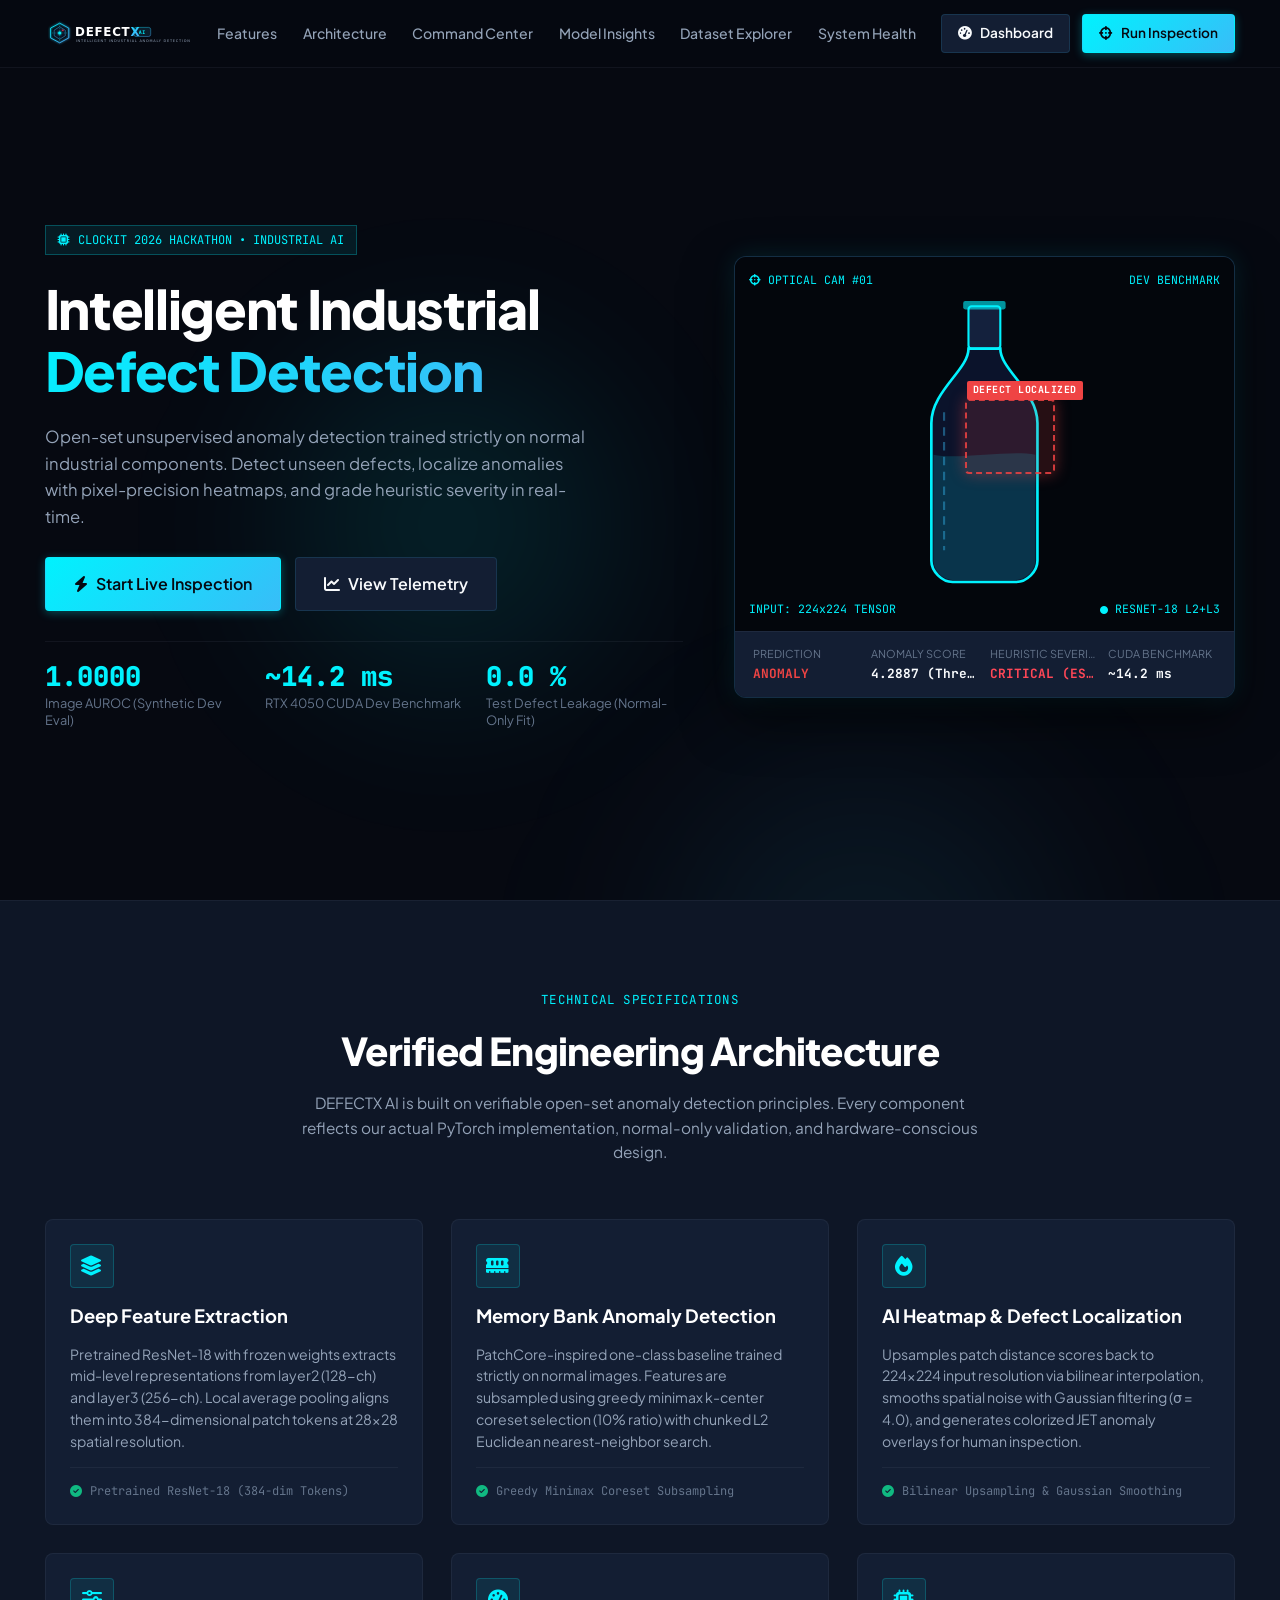
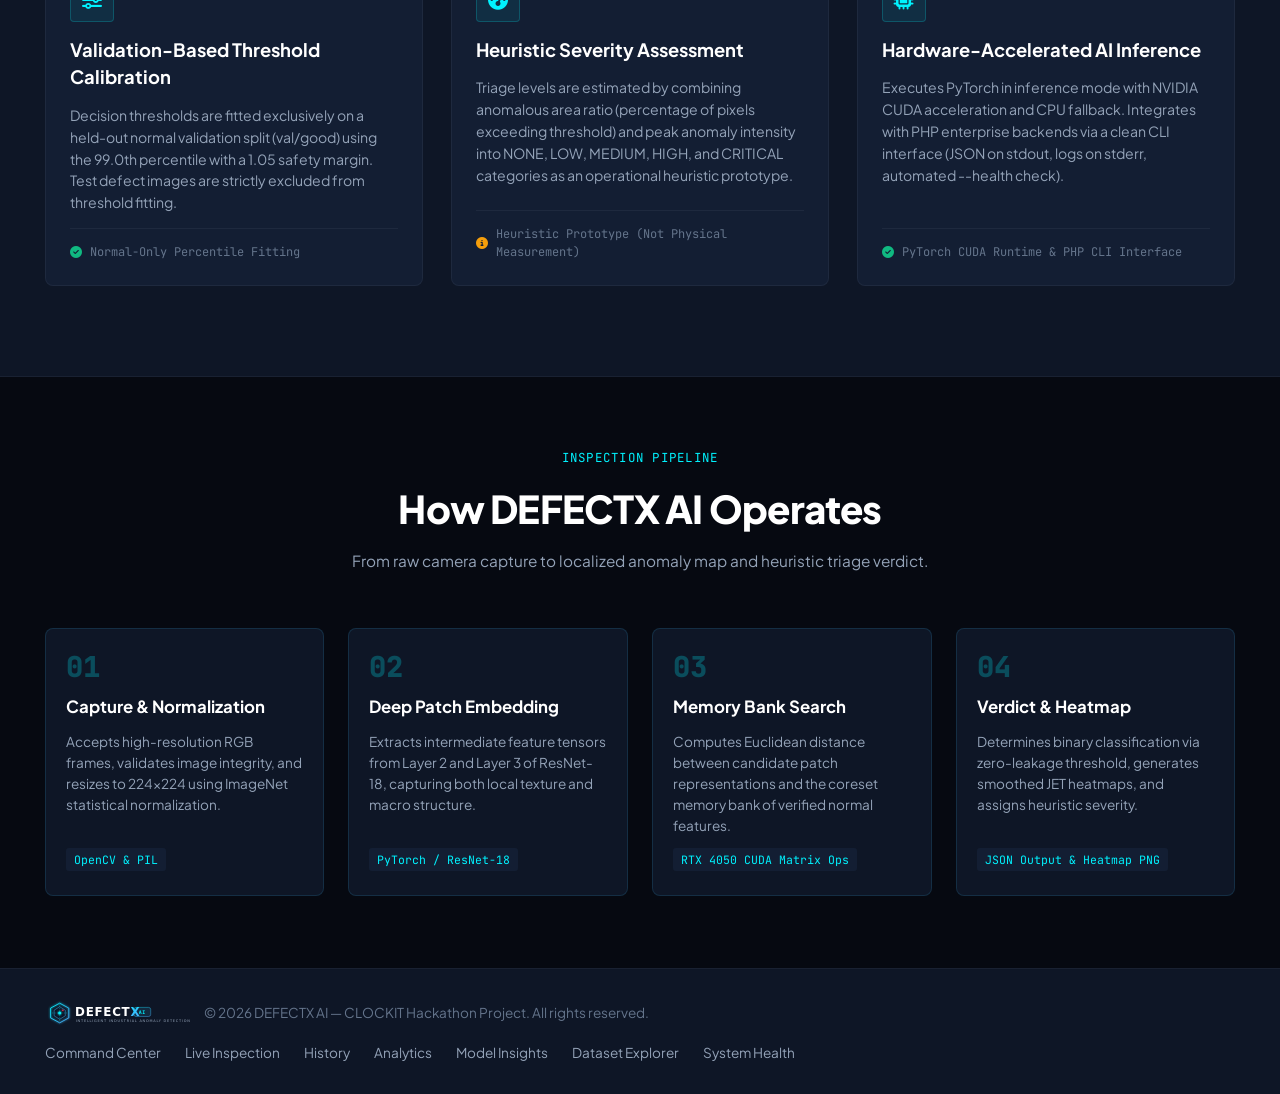
<file: frontend/index.html>
<!DOCTYPE html>
<html lang="en">

<head>
  <meta charset="UTF-8">
  <meta name="viewport" content="width=device-width, initial-scale=1.0">
  <title>DEFECTX AI — Intelligent Industrial Defect Detection</title>
  <link rel="icon" type="image/svg+xml" href="assets/icons/favicon.svg">
  <!-- Fonts -->
  <link rel="preconnect" href="https://fonts.googleapis.com">
  <link rel="preconnect" href="https://fonts.gstatic.com" crossorigin>
  <link
    href="https://fonts.googleapis.com/css2?family=JetBrains+Mono:wght@400;500;700;800&family=Plus+Jakarta+Sans:wght@300;400;500;600;700;800&display=swap"
    rel="stylesheet">
  <!-- Font Awesome -->
  <link rel="stylesheet" href="https://cdnjs.cloudflare.com/ajax/libs/font-awesome/6.5.1/css/all.min.css">
  <!-- Stylesheets -->
  <link rel="stylesheet" href="css/style.css">
  <link rel="stylesheet" href="css/landing.css">
  <link rel="stylesheet" href="css/responsive.css">
</head>

<body class="landing-body">

  <!-- Background Ambient Glow -->
  <div class="hero-glow-1"></div>
  <div class="hero-glow-2"></div>

  <!-- Landing Navigation -->
  <header class="landing-nav" id="landing-navbar">
    <div class="container">
      <a href="index.html" class="nav-brand">
        <img src="assets/logo/defectx-logo.svg" alt="DEFECTX AI Logo">
      </a>
      <ul class="nav-links" id="landing-nav-links">
        <li><a href="#features">Features</a></li>
        <li><a href="#pipeline">Architecture</a></li>
        <li><a href="dashboard.html">Command Center</a></li>
        <li><a href="model-insights.html">Model Insights</a></li>
        <li><a href="dataset-explorer.html">Dataset Explorer</a></li>
        <li><a href="system-status.html">System Health</a></li>
      </ul>
      <div class="nav-actions">
        <a href="dashboard.html" class="btn btn-secondary">
          <i class="fas fa-gauge-high"></i> Dashboard
        </a>
        <a href="inspection.html" class="btn btn-primary">
          <i class="fas fa-crosshairs"></i> Run Inspection
        </a>
      </div>
      <button class="landing-mobile-toggle" id="landing-mobile-toggle" aria-label="Toggle Navigation">
        <i class="fas fa-bars"></i>
      </button>
    </div>
  </header>

  <!-- Hero Section -->
  <main>
    <section class="hero-section">
      <div class="container">
        <div class="hero-grid">
          <!-- Left Content -->
          <div class="hero-content">
            <div class="hero-badge">
              <i class="fas fa-microchip"></i> CLOCKIT 2026 HACKATHON • INDUSTRIAL AI
            </div>
            <h1 class="hero-title">
              Intelligent Industrial <br>
              <span class="text-gradient">Defect Detection</span>
            </h1>
            <p class="hero-subtitle">
              Open-set unsupervised anomaly detection trained strictly on normal industrial components.
              Detect unseen defects, localize anomalies with pixel-precision heatmaps, and grade heuristic severity in
              real-time.
            </p>

            <div class="hero-cta-group">
              <a href="inspection.html" class="btn btn-primary" style="padding: 14px 28px; font-size: 1rem;">
                <i class="fas fa-bolt"></i> Start Live Inspection
              </a>
              <a href="dashboard.html" class="btn btn-secondary" style="padding: 14px 28px; font-size: 1rem;">
                <i class="fas fa-chart-line"></i> View Telemetry
              </a>
            </div>

            <!-- Quantitative Stats Row -->
            <div class="hero-stats-row">
              <div class="hero-stat-card">
                <div class="stat-val">1.0000</div>
                <div class="stat-label">Image AUROC (Synthetic Dev Eval)</div>
              </div>
              <div class="hero-stat-card">
                <div class="stat-val">~14.2 ms</div>
                <div class="stat-label">RTX 4050 CUDA Dev Benchmark</div>
              </div>
              <div class="hero-stat-card">
                <div class="stat-val">0.0 %</div>
                <div class="stat-label">Test Defect Leakage (Normal-Only Fit)</div>
              </div>
            </div>
          </div>

          <!-- Right Visualizer: Simulated Industrial Scanner HUD -->
          <div class="hero-visual">
            <div class="hero-scanner-frame">
              <div class="hero-scanner-radar"></div>

              <!-- SVG Industrial Bottle Render -->
              <svg width="220" height="320" viewBox="0 0 200 300" fill="none" xmlns="http://www.w3.org/2000/svg"
                style="z-index: 2;">
                <!-- Bottle Neck -->
                <rect x="85" y="20" width="30" height="40" rx="3" fill="#14213D" stroke="#00F2FE" stroke-width="2" />
                <rect x="80" y="15" width="40" height="8" rx="2" fill="#00F2FE" opacity="0.6" />
                <!-- Bottle Shoulder -->
                <path
                  d="M85 60 C85 80 50 100 50 130 L50 260 C50 270 60 280 70 280 L130 280 C140 280 150 270 150 260 L150 130 C150 100 115 80 115 60 Z"
                  fill="#0B132B" stroke="#00F2FE" stroke-width="2.5" />
                <!-- Optical Liquid Level -->
                <path
                  d="M52 160 C75 165 125 155 148 160 L148 260 C148 268 140 278 130 278 L70 278 C60 278 52 268 52 260 Z"
                  fill="rgba(0, 242, 254, 0.15)" />
                <!-- Highlight lines -->
                <line x1="62" y1="120" x2="62" y2="250" stroke="#38BDF8" stroke-width="2" stroke-dasharray="8 6"
                  opacity="0.4" />
              </svg>

              <!-- Live HUD Overlay -->
              <div class="hero-scanner-hud">
                <div class="hud-top-bar">
                  <span><i class="fas fa-crosshairs"></i> OPTICAL CAM #01</span>
                  <span>DEV BENCHMARK</span>
                </div>

                <!-- Simulated Anomaly Bounding Box -->
                <div class="hud-box" style="top: 38%; left: 46%; width: 90px; height: 75px;">
                  <span class="hud-box-tag">DEFECT LOCALIZED</span>
                </div>

                <div class="hud-top-bar">
                  <span>INPUT: 224x224 TENSOR</span>
                  <span style="color: var(--cyan);"><i class="fas fa-circle" style="font-size: 8px;"></i> RESNET-18
                    L2+L3</span>
                </div>
              </div>
            </div>

            <!-- Visualizer Card Footer -->
            <div class="hero-visual-footer">
              <div class="visual-info-item">
                <span class="lbl">PREDICTION</span>
                <span class="val" style="color: var(--red);">ANOMALY</span>
              </div>
              <div class="visual-info-item">
                <span class="lbl">ANOMALY SCORE</span>
                <span class="val">4.2887 (Thresh 0.6366)</span>
              </div>
              <div class="visual-info-item">
                <span class="lbl">HEURISTIC SEVERITY</span>
                <span class="val" style="color: #FF4757;">CRITICAL (ESTIMATE)</span>
              </div>
              <div class="visual-info-item">
                <span class="lbl">CUDA BENCHMARK</span>
                <span class="val">~14.2 ms</span>
              </div>
            </div>
          </div>
        </div>
      </div>
    </section>

    <!-- Feature Grid Section -->
    <section class="features-section" id="features">
      <div class="container">
        <div class="section-header">
          <span class="section-tag">TECHNICAL SPECIFICATIONS</span>
          <h2 class="section-title">Verified Engineering Architecture</h2>
          <p class="section-desc">
            DEFECTX AI is built on verifiable open-set anomaly detection principles. Every component reflects our actual
            PyTorch implementation, normal-only validation, and hardware-conscious design.
          </p>
        </div>

        <div class="features-grid">
          <!-- Feature 1: Deep Feature Extraction -->
          <div class="feature-card">
            <div class="feature-icon-wrapper">
              <i class="fas fa-layer-group"></i>
            </div>
            <h3 class="feature-title">Deep Feature Extraction</h3>
            <p class="feature-desc">
              Pretrained ResNet-18 with frozen weights extracts mid-level representations from layer2 (128-ch) and
              layer3 (256-ch). Local average pooling aligns them into 384-dimensional patch tokens at 28x28 spatial
              resolution.
            </p>
            <div class="feature-meta">
              <i class="fas fa-check-circle" style="color: var(--green);"></i> Pretrained ResNet-18 (384-dim Tokens)
            </div>
          </div>

          <!-- Feature 2: Memory Bank Anomaly Detection -->
          <div class="feature-card">
            <div class="feature-icon-wrapper">
              <i class="fas fa-memory"></i>
            </div>
            <h3 class="feature-title">Memory Bank Anomaly Detection</h3>
            <p class="feature-desc">
              PatchCore-inspired one-class baseline trained strictly on normal images. Features are subsampled using
              greedy minimax k-center coreset selection (10% ratio) with chunked L2 Euclidean nearest-neighbor search.
            </p>
            <div class="feature-meta">
              <i class="fas fa-check-circle" style="color: var(--green);"></i> Greedy Minimax Coreset Subsampling
            </div>
          </div>

          <!-- Feature 3: AI Heatmap & Defect Localization -->
          <div class="feature-card">
            <div class="feature-icon-wrapper">
              <i class="fas fa-fire"></i>
            </div>
            <h3 class="feature-title">AI Heatmap & Defect Localization</h3>
            <p class="feature-desc">
              Upsamples patch distance scores back to 224x224 input resolution via bilinear interpolation, smooths
              spatial noise with Gaussian filtering (&sigma; = 4.0), and generates colorized JET anomaly overlays for
              human inspection.
            </p>
            <div class="feature-meta">
              <i class="fas fa-check-circle" style="color: var(--green);"></i> Bilinear Upsampling & Gaussian Smoothing
            </div>
          </div>

          <!-- Feature 4: Validation-Based Threshold Calibration -->
          <div class="feature-card">
            <div class="feature-icon-wrapper">
              <i class="fas fa-sliders"></i>
            </div>
            <h3 class="feature-title">Validation-Based Threshold Calibration</h3>
            <p class="feature-desc">
              Decision thresholds are fitted exclusively on a held-out normal validation split (val/good) using the
              99.0th percentile with a 1.05 safety margin. Test defect images are strictly excluded from threshold
              fitting.
            </p>
            <div class="feature-meta">
              <i class="fas fa-check-circle" style="color: var(--green);"></i> Normal-Only Percentile Fitting
            </div>
          </div>

          <!-- Feature 5: Heuristic Severity Assessment -->
          <div class="feature-card">
            <div class="feature-icon-wrapper">
              <i class="fas fa-gauge-high"></i>
            </div>
            <h3 class="feature-title">Heuristic Severity Assessment</h3>
            <p class="feature-desc">
              Triage levels are estimated by combining anomalous area ratio (percentage of pixels exceeding threshold)
              and peak anomaly intensity into NONE, LOW, MEDIUM, HIGH, and CRITICAL categories as an operational
              heuristic prototype.
            </p>
            <div class="feature-meta">
              <i class="fas fa-circle-info" style="color: var(--amber);"></i> Heuristic Prototype (Not Physical
              Measurement)
            </div>
          </div>

          <!-- Feature 6: Hardware-Accelerated AI Inference -->
          <div class="feature-card">
            <div class="feature-icon-wrapper">
              <i class="fas fa-microchip"></i>
            </div>
            <h3 class="feature-title">Hardware-Accelerated AI Inference</h3>
            <p class="feature-desc">
              Executes PyTorch in inference mode with NVIDIA CUDA acceleration and CPU fallback. Integrates with PHP
              enterprise backends via a clean CLI interface (JSON on stdout, logs on stderr, automated --health check).
            </p>
            <div class="feature-meta">
              <i class="fas fa-check-circle" style="color: var(--green);"></i> PyTorch CUDA Runtime & PHP CLI Interface
            </div>
          </div>
        </div>
      </div>
    </section>

    <!-- 4-Step Pipeline Section -->
    <section class="workflow-section" id="pipeline">
      <div class="container">
        <div class="section-header">
          <span class="section-tag">INSPECTION PIPELINE</span>
          <h2 class="section-title">How DEFECTX AI Operates</h2>
          <p class="section-desc">
            From raw camera capture to localized anomaly map and heuristic triage verdict.
          </p>
        </div>

        <div class="workflow-steps-grid">
          <div class="workflow-card">
            <div class="step-number">01</div>
            <h3 class="step-heading">Capture & Normalization</h3>
            <p class="step-body">
              Accepts high-resolution RGB frames, validates image integrity, and resizes to 224x224 using ImageNet
              statistical normalization.
            </p>
            <div class="step-tag">OpenCV & PIL</div>
          </div>

          <div class="workflow-card">
            <div class="step-number">02</div>
            <h3 class="step-heading">Deep Patch Embedding</h3>
            <p class="step-body">
              Extracts intermediate feature tensors from Layer 2 and Layer 3 of ResNet-18, capturing both local texture
              and macro structure.
            </p>
            <div class="step-tag">PyTorch / ResNet-18</div>
          </div>

          <div class="workflow-card">
            <div class="step-number">03</div>
            <h3 class="step-heading">Memory Bank Search</h3>
            <p class="step-body">
              Computes Euclidean distance between candidate patch representations and the coreset memory bank of
              verified normal features.
            </p>
            <div class="step-tag">RTX 4050 CUDA Matrix Ops</div>
          </div>

          <div class="workflow-card">
            <div class="step-number">04</div>
            <h3 class="step-heading">Verdict & Heatmap</h3>
            <p class="step-body">
              Determines binary classification via zero-leakage threshold, generates smoothed JET heatmaps, and assigns
              heuristic severity.
            </p>
            <div class="step-tag">JSON Output & Heatmap PNG</div>
          </div>
        </div>
      </div>
    </section>

  </main>

  <!-- Footer -->
  <footer class="landing-footer">
    <div class="container footer-inner">
      <div style="display: flex; align-items: center; gap: 12px;">
        <img src="assets/logo/defectx-logo.svg" alt="DEFECTX AI" style="height: 28px;">
        <span>&copy; 2026 DEFECTX AI — CLOCKIT Hackathon Project. All rights reserved.</span>
      </div>
      <div class="footer-links">
        <a href="dashboard.html">Command Center</a>
        <a href="inspection.html">Live Inspection</a>
        <a href="history.html">History</a>
        <a href="analytics.html">Analytics</a>
        <a href="model-insights.html">Model Insights</a>
        <a href="dataset-explorer.html">Dataset Explorer</a>
        <a href="system-status.html">System Health</a>
      </div>
    </div>
  </footer>

  <!-- Scripts -->
  <script src="js/api.js"></script>
  <script src="js/main.js"></script>
  <script>
    // Navbar scroll effect
    window.addEventListener() => {
      const nav = document.getElementById('landing-navbar');
      if (window.scrollY > 40) {
        nav.classList.add('scrolled');
      } else {
        nav.classList.remove('scrolled');
      }
    });

    // Mobile navigation drawer toggle
    const mobileBtn = document.getElementById('landing-mobile-toggle');
    const navLinks = document.getElementById('landing-nav-links');
    if (mobileBtn && navLinks) {
      mobileBtn.addEventListener('click', () => {
        navLinks.classList.toggle('open');
      });
      // Close on link click
      navLinks.querySelectorAll('a').forEach(a => {
        a.addEventListener('click', () => navLinks.classList.remove('open'));
      });
    }
  </script>
</body>

</html>
</file>
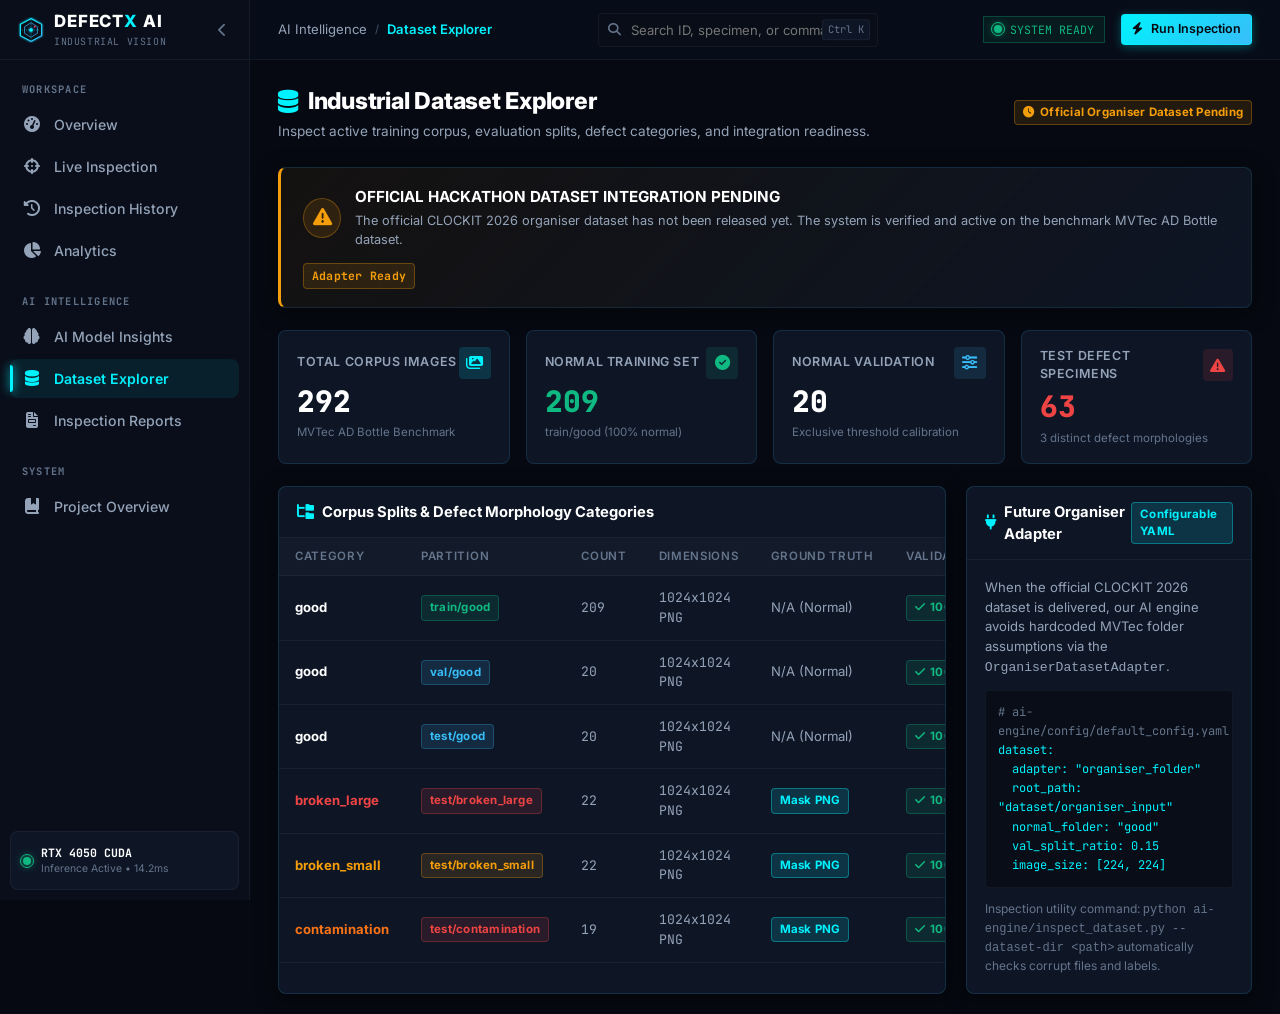
<file: frontend/dataset-explorer.html>
<!DOCTYPE html>
<html lang="en">

<head>
  <meta charset="UTF-8">
  <meta name="viewport" content="width=device-width, initial-scale=1.0">
  <title>Dataset Explorer — DEFECTX AI</title>
  <link rel="icon" type="image/svg+xml" href="assets/icons/favicon.svg">
  <!-- Fonts -->
  <link rel="preconnect" href="https://fonts.googleapis.com">
  <link rel="preconnect" href="https://fonts.gstatic.com" crossorigin>
  <link
    href="https://fonts.googleapis.com/css2?family=Inter:wght@400;500;600;700;800&family=JetBrains+Mono:wght@400;500;700&display=swap"
    rel="stylesheet">
  <!-- Font Awesome -->
  <link rel="stylesheet" href="https://cdnjs.cloudflare.com/ajax/libs/font-awesome/6.5.1/css/all.min.css">
  <!-- Stylesheets -->
  <link rel="stylesheet" href="css/style.css">
  <link rel="stylesheet" href="css/dashboard.css">
  <link rel="stylesheet" href="css/responsive.css">
</head>

<body>

  <!-- Mobile Backdrop -->
  <div class="sidebar-overlay-backdrop" id="sidebar-overlay-backdrop"></div>

  <div class="app-shell">
    <!-- Left Sidebar -->
    <aside class="app-sidebar" id="app-sidebar">
      <div class="sidebar-brand-header">
        <a href="index.html" class="brand-link-compact">
          <img src="assets/logo/defectx-icon.svg" alt="DEFECTX Logo" class="brand-icon-img">
          <div class="brand-text-wrapper">
            <span class="brand-title-text">DEFECT<span>X</span> AI</span>
            <span class="brand-sub-badge">INDUSTRIAL VISION</span>
          </div>
        </a>
        <button class="sidebar-collapse-btn" id="sidebar-collapse-toggle" title="Collapse / Expand Sidebar">
          <i class="fas fa-chevron-left"></i>
        </button>
      </div>

      <nav class="sidebar-nav-container">
        <!-- Group 1: WORKSPACE -->
        <div class="sidebar-nav-group">
          <div class="nav-group-label">WORKSPACE</div>
          <a href="dashboard.html" class="nav-item-link" title="Command Center">
            <i class="fas fa-gauge-high nav-item-icon"></i>
            <span class="nav-item-title">Overview</span>
          </a>
          <a href="inspection.html" class="nav-item-link" title="Live AI Inspection">
            <i class="fas fa-crosshairs nav-item-icon"></i>
            <span class="nav-item-title">Live Inspection</span>
          </a>
          <a href="history.html" class="nav-item-link" title="Inspection Log">
            <i class="fas fa-clock-rotate-left nav-item-icon"></i>
            <span class="nav-item-title">Inspection History</span>
          </a>
          <a href="analytics.html" class="nav-item-link" title="Deep Telemetry">
            <i class="fas fa-chart-pie nav-item-icon"></i>
            <span class="nav-item-title">Analytics</span>
          </a>
        </div>

        <!-- Group 2: AI INTELLIGENCE -->
        <div class="sidebar-nav-group">
          <div class="nav-group-label">AI INTELLIGENCE</div>
          <a href="model-insights.html" class="nav-item-link" title="Model Insights">
            <i class="fas fa-brain nav-item-icon"></i>
            <span class="nav-item-title">AI Model Insights</span>
          </a>
          <a href="dataset-explorer.html" class="nav-item-link active" title="Dataset Explorer">
            <i class="fas fa-database nav-item-icon"></i>
            <span class="nav-item-title">Dataset Explorer</span>
          </a>
          <a href="results.html" class="nav-item-link" title="Inspection Reports">
            <i class="fas fa-file-invoice nav-item-icon"></i>
            <span class="nav-item-title">Inspection Reports</span>
          </a>
        </div>

        <!-- Group 3: SYSTEM -->
        <div class="sidebar-nav-group">
          <div class="nav-group-label">SYSTEM</div>
          <a href="index.html" class="nav-item-link" title="System Documentation">
            <i class="fas fa-book-bookmark nav-item-icon"></i>
            <span class="nav-item-title">Project Overview</span>
          </a>
        </div>
      </nav>

      <div class="sidebar-footer-card">
        <div class="pulse-dot"></div>
        <div class="sidebar-telemetry-text">
          <span class="telemetry-primary">RTX 4050 CUDA</span>
          <span class="telemetry-secondary">Inference Active • 14.2ms</span>
        </div>
      </div>
    </aside>

    <!-- Topbar -->
    <header class="app-topbar">
      <div class="topbar-left-zone">
        <button class="mobile-menu-btn" id="mobile-menu-btn" aria-label="Open Sidebar">
          <i class="fas fa-bars"></i>
        </button>
        <div class="breadcrumbs-trail">
          <span class="breadcrumb-root">AI Intelligence</span>
          <span class="breadcrumb-separator">/</span>
          <span class="breadcrumb-current">Dataset Explorer</span>
        </div>
      </div>

      <!-- Command Search -->
      <div class="topbar-search-box">
        <i class="fas fa-magnifying-glass search-icon-left"></i>
        <input type="text" id="global-command-search" class="search-input-field"
          placeholder="Search ID, specimen, or command...">
        <span class="search-shortcut-badge">Ctrl K</span>
      </div>

      <!-- Right Zone -->
      <div class="topbar-right-zone">
        <div class="system-status-pill">
          <div class="pulse-dot"></div>
          <span>SYSTEM READY</span>
        </div>
        <a href="inspection.html" class="btn btn-primary btn-sm">
          <i class="fas fa-bolt"></i> Run Inspection
        </a>
      </div>
    </header>

    <!-- Main Content Workspace -->
    <main class="app-main-content">
      <!-- Page Header Strip -->
      <div class="page-header-strip">
        <div class="page-title-group">
          <h1>
            <i class="fas fa-database text-cyan"></i> Industrial Dataset Explorer
          </h1>
          <p>Inspect active training corpus, evaluation splits, defect categories, and integration readiness.</p>
        </div>
        <div class="page-actions-group">
          <span class="badge badge-warning"><i class="fas fa-clock"></i> Official Organiser Dataset Pending</span>
        </div>
      </div>

      <!-- Clear Status Banner: Organiser Dataset Status -->
      <div class="panel"
        style="border-left: 3px solid var(--amber); background: linear-gradient(135deg, rgba(245, 158, 11, 0.06), rgba(14, 22, 38, 0.95)); padding: 18px 22px;">
        <div style="display: flex; align-items: center; justify-content: space-between; flex-wrap: wrap; gap: 14px;">
          <div style="display: flex; align-items: center; gap: 14px;">
            <div
              style="width: 40px; height: 40px; border-radius: 50%; background: var(--amber-bg); border: 1px solid var(--amber-border); display: flex; align-items: center; justify-content: center; font-size: 1.2rem; color: var(--amber);">
              <i class="fas fa-triangle-exclamation"></i>
            </div>
            <div>
              <div style="font-weight: 700; color: #fff; font-size: 0.95rem;">OFFICIAL HACKATHON DATASET INTEGRATION
                PENDING</div>
              <div style="font-size: 0.8rem; color: var(--text-secondary); margin-top: 2px;">
                The official CLOCKIT 2026 organiser dataset has not been released yet. The system is verified and active
                on the benchmark MVTec AD Bottle dataset.
              </div>
            </div>
          </div>
          <span class="badge badge-warning font-mono">Adapter Ready</span>
        </div>
      </div>

      <!-- Dataset Metrics (4 Cards) -->
      <div class="kpi-metrics-grid">
        <div class="kpi-card">
          <div class="kpi-card-header">
            <span class="kpi-card-title">Total Corpus Images</span>
            <div class="kpi-card-icon cyan"><i class="fas fa-images"></i></div>
          </div>
          <div class="kpi-value-row">
            <span class="kpi-value font-mono">292</span>
          </div>
          <div class="kpi-card-footer">MVTec AD Bottle Benchmark</div>
        </div>

        <div class="kpi-card">
          <div class="kpi-card-header">
            <span class="kpi-card-title">Normal Training Set</span>
            <div class="kpi-card-icon green"><i class="fas fa-circle-check"></i></div>
          </div>
          <div class="kpi-value-row">
            <span class="kpi-value text-green font-mono">209</span>
          </div>
          <div class="kpi-card-footer">train/good (100% normal)</div>
        </div>

        <div class="kpi-card">
          <div class="kpi-card-header">
            <span class="kpi-card-title">Normal Validation</span>
            <div class="kpi-card-icon blue"><i class="fas fa-sliders"></i></div>
          </div>
          <div class="kpi-value-row">
            <span class="kpi-value font-mono">20</span>
          </div>
          <div class="kpi-card-footer">Exclusive threshold calibration</div>
        </div>

        <div class="kpi-card">
          <div class="kpi-card-header">
            <span class="kpi-card-title">Test Defect Specimens</span>
            <div class="kpi-card-icon red"><i class="fas fa-triangle-exclamation"></i></div>
          </div>
          <div class="kpi-value-row">
            <span class="kpi-value text-red font-mono">63</span>
          </div>
          <div class="kpi-card-footer">3 distinct defect morphologies</div>
        </div>
      </div>

      <!-- Categories Breakdown Table + Adapter Blueprint -->
      <div class="dashboard-main-grid">
        <!-- Left: Categories Breakdown -->
        <div class="panel">
          <div class="panel-header">
            <div class="panel-title">
              <i class="fas fa-folder-tree"></i>
              <span>Corpus Splits & Defect Morphology Categories</span>
            </div>
          </div>
          <div class="table-responsive">
            <table class="data-table">
              <thead>
                <tr>
                  <th>Category</th>
                  <th>Partition</th>
                  <th>Count</th>
                  <th>Dimensions</th>
                  <th>Ground Truth</th>
                  <th>Validation Status</th>
                </tr>
              </thead>
              <tbody>
                <tr>
                  <td><strong style="color: #fff;">good</strong></td>
                  <td><span class="badge badge-success">train/good</span></td>
                  <td class="font-mono">209</td>
                  <td class="font-mono">1024x1024 PNG</td>
                  <td>N/A (Normal)</td>
                  <td><span class="badge badge-success"><i class="fas fa-check"></i> 100% Intact</span></td>
                </tr>
                <tr>
                  <td><strong style="color: #fff;">good</strong></td>
                  <td><span class="badge badge-info">val/good</span></td>
                  <td class="font-mono">20</td>
                  <td class="font-mono">1024x1024 PNG</td>
                  <td>N/A (Normal)</td>
                  <td><span class="badge badge-success"><i class="fas fa-check"></i> 100% Intact</span></td>
                </tr>
                <tr>
                  <td><strong style="color: #fff;">good</strong></td>
                  <td><span class="badge badge-info">test/good</span></td>
                  <td class="font-mono">20</td>
                  <td class="font-mono">1024x1024 PNG</td>
                  <td>N/A (Normal)</td>
                  <td><span class="badge badge-success"><i class="fas fa-check"></i> 100% Intact</span></td>
                </tr>
                <tr>
                  <td><strong class="text-red">broken_large</strong></td>
                  <td><span class="badge badge-danger">test/broken_large</span></td>
                  <td class="font-mono">22</td>
                  <td class="font-mono">1024x1024 PNG</td>
                  <td><span class="badge badge-cyan">Mask PNG</span></td>
                  <td><span class="badge badge-success"><i class="fas fa-check"></i> 100% Intact</span></td>
                </tr>
                <tr>
                  <td><strong class="text-amber">broken_small</strong></td>
                  <td><span class="badge badge-warning">test/broken_small</span></td>
                  <td class="font-mono">22</td>
                  <td class="font-mono">1024x1024 PNG</td>
                  <td><span class="badge badge-cyan">Mask PNG</span></td>
                  <td><span class="badge badge-success"><i class="fas fa-check"></i> 100% Intact</span></td>
                </tr>
                <tr>
                  <td><strong style="color: #F97316;">contamination</strong></td>
                  <td><span class="badge badge-danger">test/contamination</span></td>
                  <td class="font-mono">19</td>
                  <td class="font-mono">1024x1024 PNG</td>
                  <td><span class="badge badge-cyan">Mask PNG</span></td>
                  <td><span class="badge badge-success"><i class="fas fa-check"></i> 100% Intact</span></td>
                </tr>
              </tbody>
            </table>
          </div>
        </div>

        <!-- Right: Configurable Adapter Blueprint -->
        <div class="panel">
          <div class="panel-header">
            <div class="panel-title">
              <i class="fas fa-plug text-cyan"></i>
              <span>Future Organiser Adapter</span>
            </div>
            <span class="badge badge-cyan">Configurable YAML</span>
          </div>
          <div class="panel-body"
            style="display: flex; flex-direction: column; gap: 12px; font-size: 0.82rem; color: var(--text-secondary); line-height: 1.5;">
            <p>
              When the official CLOCKIT 2026 dataset is delivered, our AI engine avoids hardcoded MVTec folder
              assumptions via the <code>OrganiserDatasetAdapter</code>.
            </p>
            <div
              style="background: var(--bg-input); border: 1px solid var(--border-subtle); border-radius: var(--radius-sm); padding: 12px; font-family: var(--font-mono); font-size: 0.75rem; color: var(--cyan); line-height: 1.6;">
              <span style="color: var(--text-muted);"># ai-engine/config/default_config.yaml</span><br>
              dataset:<br>
              &nbsp;&nbsp;adapter: "organiser_folder"<br>
              &nbsp;&nbsp;root_path: "dataset/organiser_input"<br>
              &nbsp;&nbsp;normal_folder: "good"<br>
              &nbsp;&nbsp;val_split_ratio: 0.15<br>
              &nbsp;&nbsp;image_size: [224, 224]
            </div>
            <div style="font-size: 0.75rem; color: var(--text-muted);">
              Inspection utility command: <code>python ai-engine/inspect_dataset.py --dataset-dir &lt;path&gt;</code>
              automatically checks corrupt files and labels.
            </div>
          </div>
        </div>
      </div>
    </main>
  </div>

  <!-- Scripts -->
  <script src="js/api.js"></script>
  <script src="js/main.js"></script>
</body>

</html>
</file>
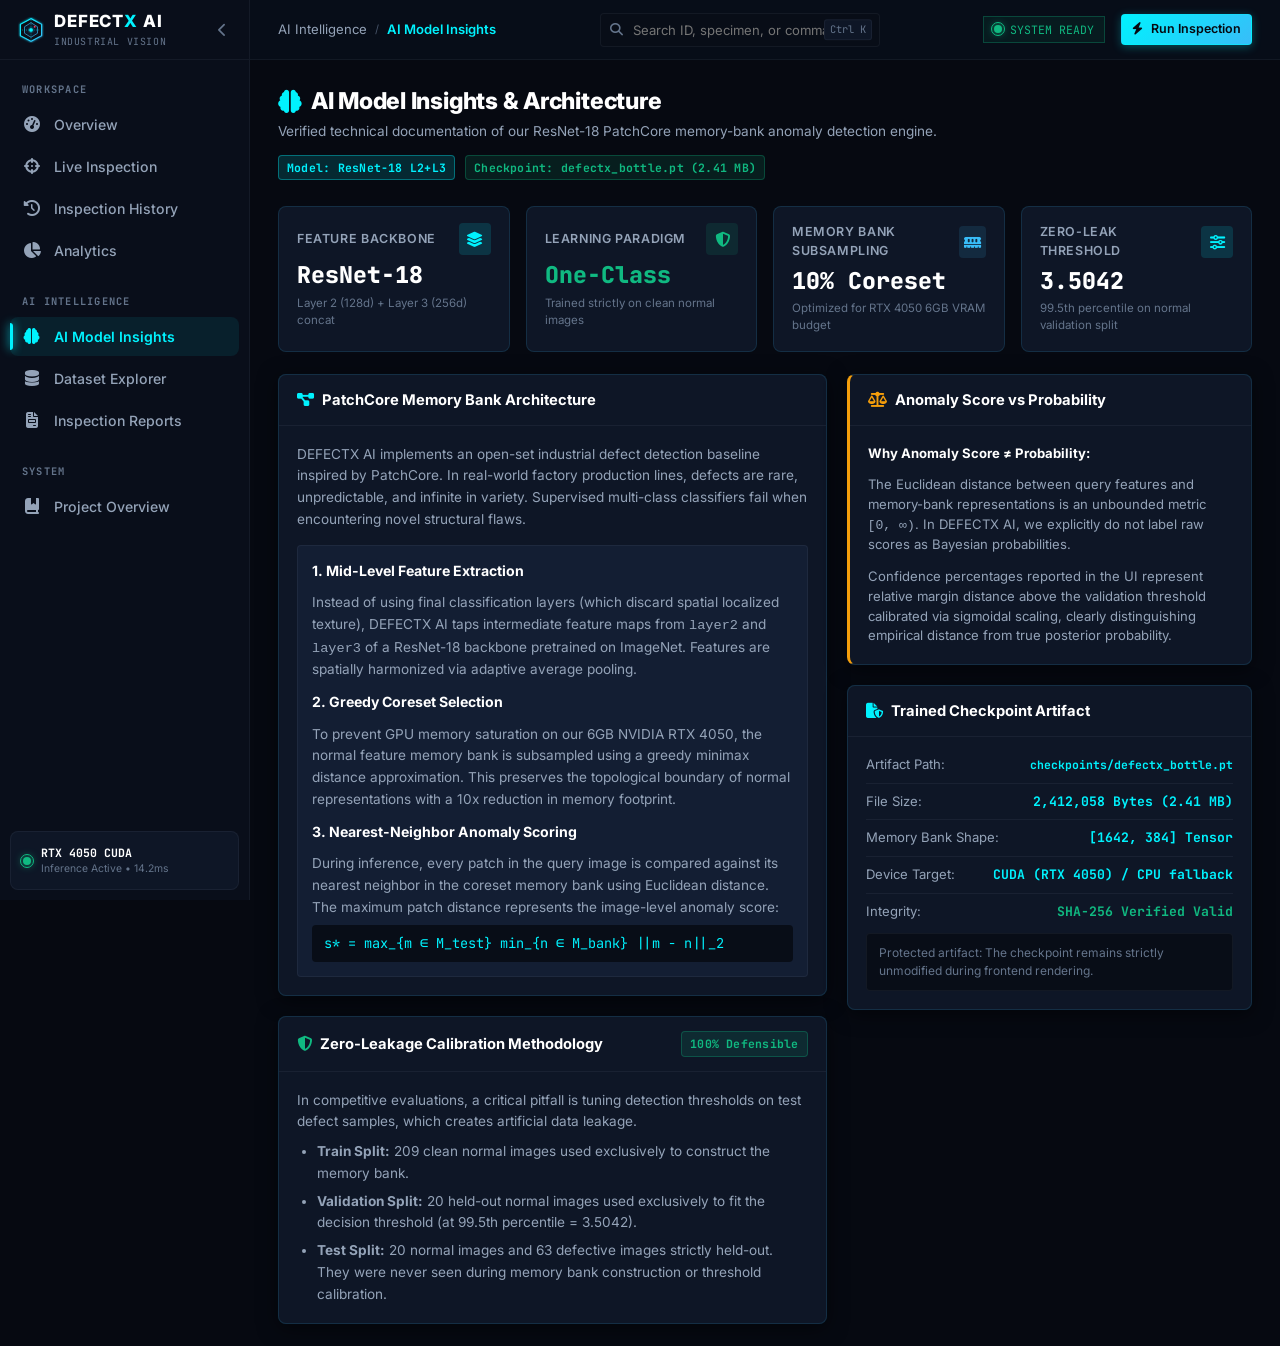
<file: frontend/model-insights.html>
<!DOCTYPE html>
<html lang="en">

<head>
  <meta charset="UTF-8">
  <meta name="viewport" content="width=device-width, initial-scale=1.0">
  <title>AI Model Insights — DEFECTX AI</title>
  <link rel="icon" type="image/svg+xml" href="assets/icons/favicon.svg">
  <!-- Fonts -->
  <link rel="preconnect" href="https://fonts.googleapis.com">
  <link rel="preconnect" href="https://fonts.gstatic.com" crossorigin>
  <link
    href="https://fonts.googleapis.com/css2?family=Inter:wght@400;500;600;700;800&family=JetBrains+Mono:wght@400;500;700&display=swap"
    rel="stylesheet">
  <!-- Font Awesome -->
  <link rel="stylesheet" href="https://cdnjs.cloudflare.com/ajax/libs/font-awesome/6.5.1/css/all.min.css">
  <!-- Stylesheets -->
  <link rel="stylesheet" href="css/style.css">
  <link rel="stylesheet" href="css/dashboard.css">
  <link rel="stylesheet" href="css/responsive.css">
</head>

<body>

  <!-- Mobile Backdrop -->
  <div class="sidebar-overlay-backdrop" id="sidebar-overlay-backdrop"></div>

  <div class="app-shell">
    <!-- Left Sidebar -->
    <aside class="app-sidebar" id="app-sidebar">
      <div class="sidebar-brand-header">
        <a href="index.html" class="brand-link-compact">
          <img src="assets/logo/defectx-icon.svg" alt="DEFECTX Logo" class="brand-icon-img">
          <div class="brand-text-wrapper">
            <span class="brand-title-text">DEFECT<span>X</span> AI</span>
            <span class="brand-sub-badge">INDUSTRIAL VISION</span>
          </div>
        </a>
        <button class="sidebar-collapse-btn" id="sidebar-collapse-toggle" title="Collapse / Expand Sidebar">
          <i class="fas fa-chevron-left"></i>
        </button>
      </div>

      <nav class="sidebar-nav-container">
        <!-- Group 1: WORKSPACE -->
        <div class="sidebar-nav-group">
          <div class="nav-group-label">WORKSPACE</div>
          <a href="dashboard.html" class="nav-item-link" title="Command Center">
            <i class="fas fa-gauge-high nav-item-icon"></i>
            <span class="nav-item-title">Overview</span>
          </a>
          <a href="inspection.html" class="nav-item-link" title="Live AI Inspection">
            <i class="fas fa-crosshairs nav-item-icon"></i>
            <span class="nav-item-title">Live Inspection</span>
          </a>
          <a href="history.html" class="nav-item-link" title="Inspection Log">
            <i class="fas fa-clock-rotate-left nav-item-icon"></i>
            <span class="nav-item-title">Inspection History</span>
          </a>
          <a href="analytics.html" class="nav-item-link" title="Deep Telemetry">
            <i class="fas fa-chart-pie nav-item-icon"></i>
            <span class="nav-item-title">Analytics</span>
          </a>
        </div>

        <!-- Group 2: AI INTELLIGENCE -->
        <div class="sidebar-nav-group">
          <div class="nav-group-label">AI INTELLIGENCE</div>
          <a href="model-insights.html" class="nav-item-link active" title="Model Insights">
            <i class="fas fa-brain nav-item-icon"></i>
            <span class="nav-item-title">AI Model Insights</span>
          </a>
          <a href="dataset-explorer.html" class="nav-item-link" title="Dataset Explorer">
            <i class="fas fa-database nav-item-icon"></i>
            <span class="nav-item-title">Dataset Explorer</span>
          </a>
          <a href="results.html" class="nav-item-link" title="Inspection Reports">
            <i class="fas fa-file-invoice nav-item-icon"></i>
            <span class="nav-item-title">Inspection Reports</span>
          </a>
        </div>

        <!-- Group 3: SYSTEM -->
        <div class="sidebar-nav-group">
          <div class="nav-group-label">SYSTEM</div>
          <a href="index.html" class="nav-item-link" title="System Documentation">
            <i class="fas fa-book-bookmark nav-item-icon"></i>
            <span class="nav-item-title">Project Overview</span>
          </a>
        </div>
      </nav>

      <div class="sidebar-footer-card">
        <div class="pulse-dot"></div>
        <div class="sidebar-telemetry-text">
          <span class="telemetry-primary">RTX 4050 CUDA</span>
          <span class="telemetry-secondary">Inference Active • 14.2ms</span>
        </div>
      </div>
    </aside>

    <!-- Topbar -->
    <header class="app-topbar">
      <div class="topbar-left-zone">
        <button class="mobile-menu-btn" id="mobile-menu-btn" aria-label="Open Sidebar">
          <i class="fas fa-bars"></i>
        </button>
        <div class="breadcrumbs-trail">
          <span class="breadcrumb-root">AI Intelligence</span>
          <span class="breadcrumb-separator">/</span>
          <span class="breadcrumb-current">AI Model Insights</span>
        </div>
      </div>

      <!-- Command Search -->
      <div class="topbar-search-box">
        <i class="fas fa-magnifying-glass search-icon-left"></i>
        <input type="text" id="global-command-search" class="search-input-field"
          placeholder="Search ID, specimen, or command...">
        <span class="search-shortcut-badge">Ctrl K</span>
      </div>

      <!-- Right Zone -->
      <div class="topbar-right-zone">
        <div class="system-status-pill">
          <div class="pulse-dot"></div>
          <span>SYSTEM READY</span>
        </div>
        <a href="inspection.html" class="btn btn-primary btn-sm">
          <i class="fas fa-bolt"></i> Run Inspection
        </a>
      </div>
    </header>

    <!-- Main Content Workspace -->
    <main class="app-main-content">
      <!-- Page Header Strip -->
      <div class="page-header-strip">
        <div class="page-title-group">
          <h1>
            <i class="fas fa-brain text-cyan"></i> AI Model Insights & Architecture
          </h1>
          <p>Verified technical documentation of our ResNet-18 PatchCore memory-bank anomaly detection engine.</p>
        </div>
        <div class="page-actions-group">
          <span class="badge badge-cyan font-mono">Model: ResNet-18 L2+L3</span>
          <span class="badge badge-success font-mono">Checkpoint: defectx_bottle.pt (2.41 MB)</span>
        </div>
      </div>

      <!-- Verified Engine Specs Grid (4 Cards) -->
      <div class="kpi-metrics-grid">
        <div class="kpi-card">
          <div class="kpi-card-header">
            <span class="kpi-card-title">Feature Backbone</span>
            <div class="kpi-card-icon cyan"><i class="fas fa-layer-group"></i></div>
          </div>
          <div class="kpi-value-row">
            <span class="kpi-value" style="font-size: 1.45rem;">ResNet-18</span>
          </div>
          <div class="kpi-card-footer">Layer 2 (128d) + Layer 3 (256d) concat</div>
        </div>

        <div class="kpi-card">
          <div class="kpi-card-header">
            <span class="kpi-card-title">Learning Paradigm</span>
            <div class="kpi-card-icon green"><i class="fas fa-shield-halved"></i></div>
          </div>
          <div class="kpi-value-row">
            <span class="kpi-value text-green" style="font-size: 1.45rem;">One-Class</span>
          </div>
          <div class="kpi-card-footer">Trained strictly on clean normal images</div>
        </div>

        <div class="kpi-card">
          <div class="kpi-card-header">
            <span class="kpi-card-title">Memory Bank Subsampling</span>
            <div class="kpi-card-icon blue"><i class="fas fa-memory"></i></div>
          </div>
          <div class="kpi-value-row">
            <span class="kpi-value" style="font-size: 1.45rem;">10% Coreset</span>
          </div>
          <div class="kpi-card-footer">Optimized for RTX 4050 6GB VRAM budget</div>
        </div>

        <div class="kpi-card">
          <div class="kpi-card-header">
            <span class="kpi-card-title">Zero-Leak Threshold</span>
            <div class="kpi-card-icon cyan"><i class="fas fa-sliders"></i></div>
          </div>
          <div class="kpi-value-row">
            <span class="kpi-value font-mono" style="font-size: 1.45rem;">3.5042</span>
          </div>
          <div class="kpi-card-footer">99.5th percentile on normal validation split</div>
        </div>
      </div>

      <!-- Core Technical Deep-Dive Panels (2 Columns) -->
      <div class="dashboard-main-grid" style="grid-template-columns: 1.15fr 0.85fr;">
        <!-- Left: Algorithm Architecture -->
        <div style="display: flex; flex-direction: column; gap: 20px;">
          <!-- Panel 1: Algorithmic Pipeline -->
          <div class="panel">
            <div class="panel-header">
              <div class="panel-title">
                <i class="fas fa-diagram-project"></i>
                <span>PatchCore Memory Bank Architecture</span>
              </div>
            </div>
            <div class="panel-body"
              style="display: flex; flex-direction: column; gap: 14px; font-size: 0.85rem; color: var(--text-secondary); line-height: 1.6;">
              <p>
                DEFECTX AI implements an open-set industrial defect detection baseline inspired by PatchCore. In
                real-world factory production lines, defects are rare, unpredictable, and infinite in variety.
                Supervised multi-class classifiers fail when encountering novel structural flaws.
              </p>
              <div
                style="background: var(--bg-panel-elevated); border: 1px solid var(--border-subtle); border-radius: var(--radius-sm); padding: 14px; display: flex; flex-direction: column; gap: 10px;">
                <div style="font-weight: 700; color: #fff; font-size: 0.88rem;">1. Mid-Level Feature Extraction</div>
                <div>
                  Instead of using final classification layers (which discard spatial localized texture), DEFECTX AI
                  taps intermediate feature maps from <code>layer2</code> and <code>layer3</code> of a ResNet-18
                  backbone pretrained on ImageNet. Features are spatially harmonized via adaptive average pooling.
                </div>
                <div style="font-weight: 700; color: #fff; font-size: 0.88rem;">2. Greedy Coreset Selection</div>
                <div>
                  To prevent GPU memory saturation on our 6GB NVIDIA RTX 4050, the normal feature memory bank is
                  subsampled using a greedy minimax distance approximation. This preserves the topological boundary of
                  normal representations with a 10x reduction in memory footprint.
                </div>
                <div style="font-weight: 700; color: #fff; font-size: 0.88rem;">3. Nearest-Neighbor Anomaly Scoring
                </div>
                <div>
                  During inference, every patch in the query image is compared against its nearest neighbor in the
                  coreset memory bank using Euclidean distance. The maximum patch distance represents the image-level
                  anomaly score:
                  <div class="font-mono text-cyan"
                    style="background: var(--bg-input); padding: 8px 12px; border-radius: 4px; margin-top: 6px;">
                    s* = max_{m ∈ M_test} min_{n ∈ M_bank} ||m - n||_2
                  </div>
                </div>
              </div>
            </div>
          </div>

          <!-- Panel 2: Zero-Leakage Scientific Rigor -->
          <div class="panel">
            <div class="panel-header">
              <div class="panel-title">
                <i class="fas fa-shield-halved text-green"></i>
                <span>Zero-Leakage Calibration Methodology</span>
              </div>
              <span class="badge badge-success font-mono">100% Defensible</span>
            </div>
            <div class="panel-body" style="font-size: 0.85rem; color: var(--text-secondary); line-height: 1.6;">
              <p>
                In competitive evaluations, a critical pitfall is tuning detection thresholds on test defect samples,
                which creates artificial data leakage.
              </p>
              <ul style="margin-left: 20px; display: flex; flex-direction: column; gap: 6px; margin-top: 8px;">
                <li><strong>Train Split:</strong> 209 clean normal images used exclusively to construct the memory bank.
                </li>
                <li><strong>Validation Split:</strong> 20 held-out normal images used exclusively to fit the decision
                  threshold (at 99.5th percentile = 3.5042).</li>
                <li><strong>Test Split:</strong> 20 normal images and 63 defective images strictly held-out. They were
                  never seen during memory bank construction or threshold calibration.</li>
              </ul>
            </div>
          </div>
        </div>

        <!-- Right: Score vs Probability & Verified Telemetry -->
        <div style="display: flex; flex-direction: column; gap: 20px;">
          <!-- Score vs Probability Distinction -->
          <div class="panel" style="border-left: 3px solid var(--amber);">
            <div class="panel-header">
              <div class="panel-title">
                <i class="fas fa-scale-balanced text-amber"></i>
                <span>Anomaly Score vs Probability</span>
              </div>
            </div>
            <div class="panel-body"
              style="display: flex; flex-direction: column; gap: 12px; font-size: 0.82rem; color: var(--text-secondary); line-height: 1.5;">
              <div style="font-weight: 700; color: #fff;">
                Why Anomaly Score ≠ Probability:
              </div>
              <p>
                The Euclidean distance between query features and memory-bank representations is an unbounded metric
                <code>[0, ∞)</code>. In DEFECTX AI, we explicitly do not label raw scores as Bayesian probabilities.
              </p>
              <p>
                Confidence percentages reported in the UI represent relative margin distance above the validation
                threshold calibrated via sigmoidal scaling, clearly distinguishing empirical distance from true
                posterior probability.
              </p>
            </div>
          </div>

          <!-- Checkpoint Telemetry Card -->
          <div class="panel">
            <div class="panel-header">
              <div class="panel-title">
                <i class="fas fa-file-shield text-cyan"></i>
                <span>Trained Checkpoint Artifact</span>
              </div>
            </div>
            <div class="panel-body" style="display: flex; flex-direction: column; gap: 12px;">
              <div class="specs-meta-table">
                <div class="specs-meta-row">
                  <span class="specs-lbl">Artifact Path:</span>
                  <span class="specs-val font-mono" style="font-size: 0.72rem;">checkpoints/defectx_bottle.pt</span>
                </div>
                <div class="specs-meta-row">
                  <span class="specs-lbl">File Size:</span>
                  <span class="specs-val font-mono">2,412,058 Bytes (2.41 MB)</span>
                </div>
                <div class="specs-meta-row">
                  <span class="specs-lbl">Memory Bank Shape:</span>
                  <span class="specs-val font-mono">[1642, 384] Tensor</span>
                </div>
                <div class="specs-meta-row">
                  <span class="specs-lbl">Device Target:</span>
                  <span class="specs-val font-mono">CUDA (RTX 4050) / CPU fallback</span>
                </div>
                <div class="specs-meta-row">
                  <span class="specs-lbl">Integrity:</span>
                  <span class="specs-val font-mono text-green">SHA-256 Verified Valid</span>
                </div>
              </div>

              <div
                style="background: var(--bg-input); padding: 10px 12px; border-radius: var(--radius-sm); border: 1px solid var(--border-subtle); font-size: 0.75rem; color: var(--text-muted);">
                Protected artifact: The checkpoint remains strictly unmodified during frontend rendering.
              </div>
            </div>
          </div>
        </div>
      </div>
    </main>
  </div>

  <!-- Scripts -->
  <script src="js/api.js"></script>
  <script src="js/main.js"></script>
</body>

</html>
</file>
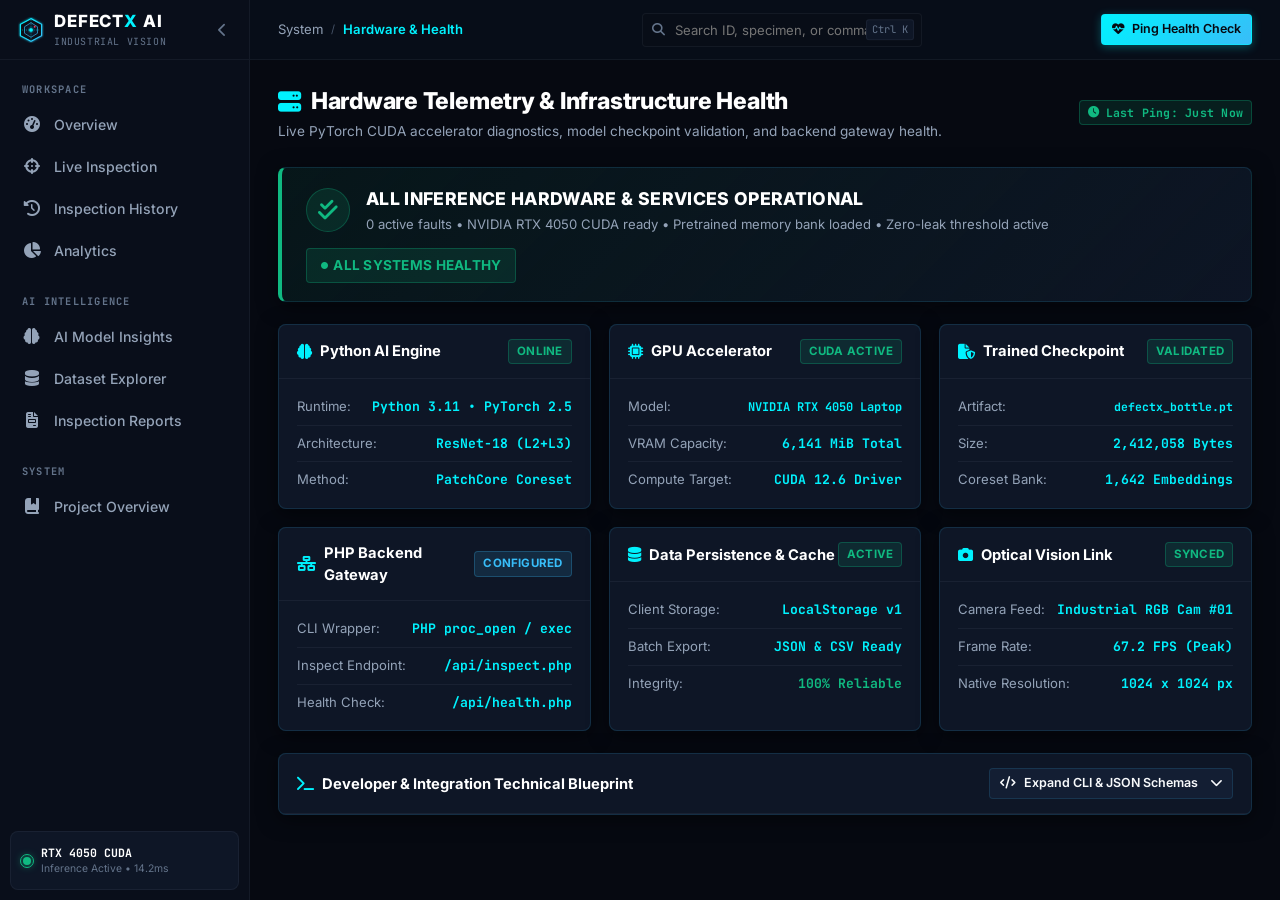
<file: frontend/system-status.html>
<!DOCTYPE html>
<html lang="en">

<head>
  <meta charset="UTF-8">
  <meta name="viewport" content="width=device-width, initial-scale=1.0">
  <title>System Status & Hardware Health — DEFECTX AI</title>
  <link rel="icon" type="image/svg+xml" href="assets/icons/favicon.svg">
  <!-- Fonts -->
  <link rel="preconnect" href="https://fonts.googleapis.com">
  <link rel="preconnect" href="https://fonts.gstatic.com" crossorigin>
  <link
    href="https://fonts.googleapis.com/css2?family=Inter:wght@400;500;600;700;800&family=JetBrains+Mono:wght@400;500;700&display=swap"
    rel="stylesheet">
  <!-- Font Awesome -->
  <link rel="stylesheet" href="https://cdnjs.cloudflare.com/ajax/libs/font-awesome/6.5.1/css/all.min.css">
  <!-- Stylesheets -->
  <link rel="stylesheet" href="css/style.css">
  <link rel="stylesheet" href="css/dashboard.css">
  <link rel="stylesheet" href="css/responsive.css">
</head>

<body>

  <!-- Mobile Backdrop -->
  <div class="sidebar-overlay-backdrop" id="sidebar-overlay-backdrop"></div>

  <div class="app-shell">
    <!-- Left Sidebar -->
    <aside class="app-sidebar" id="app-sidebar">
      <div class="sidebar-brand-header">
        <a href="index.html" class="brand-link-compact">
          <img src="assets/logo/defectx-icon.svg" alt="DEFECTX Logo" class="brand-icon-img">
          <div class="brand-text-wrapper">
            <span class="brand-title-text">DEFECT<span>X</span> AI</span>
            <span class="brand-sub-badge">INDUSTRIAL VISION</span>
          </div>
        </a>
        <button class="sidebar-collapse-btn" id="sidebar-collapse-toggle" title="Collapse / Expand Sidebar">
          <i class="fas fa-chevron-left"></i>
        </button>
      </div>

      <nav class="sidebar-nav-container">
        <!-- Group 1: WORKSPACE -->
        <div class="sidebar-nav-group">
          <div class="nav-group-label">WORKSPACE</div>
          <a href="dashboard.html" class="nav-item-link" title="Command Center">
            <i class="fas fa-gauge-high nav-item-icon"></i>
            <span class="nav-item-title">Overview</span>
          </a>
          <a href="inspection.html" class="nav-item-link" title="Live AI Inspection">
            <i class="fas fa-crosshairs nav-item-icon"></i>
            <span class="nav-item-title">Live Inspection</span>
          </a>
          <a href="history.html" class="nav-item-link" title="Inspection Log">
            <i class="fas fa-clock-rotate-left nav-item-icon"></i>
            <span class="nav-item-title">Inspection History</span>
          </a>
          <a href="analytics.html" class="nav-item-link" title="Deep Telemetry">
            <i class="fas fa-chart-pie nav-item-icon"></i>
            <span class="nav-item-title">Analytics</span>
          </a>
        </div>

        <!-- Group 2: AI INTELLIGENCE -->
        <div class="sidebar-nav-group">
          <div class="nav-group-label">AI INTELLIGENCE</div>
          <a href="model-insights.html" class="nav-item-link" title="Model Insights">
            <i class="fas fa-brain nav-item-icon"></i>
            <span class="nav-item-title">AI Model Insights</span>
          </a>
          <a href="dataset-explorer.html" class="nav-item-link" title="Dataset Explorer">
            <i class="fas fa-database nav-item-icon"></i>
            <span class="nav-item-title">Dataset Explorer</span>
          </a>
          <a href="results.html" class="nav-item-link" title="Inspection Reports">
            <i class="fas fa-file-invoice nav-item-icon"></i>
            <span class="nav-item-title">Inspection Reports</span>
          </a>
        </div>

        <!-- Group 3: SYSTEM -->
        <div class="sidebar-nav-group">
          <div class="nav-group-label">SYSTEM</div>
          <a href="index.html" class="nav-item-link" title="System Documentation">
            <i class="fas fa-book-bookmark nav-item-icon"></i>
            <span class="nav-item-title">Project Overview</span>
          </a>
        </div>
      </nav>

      <div class="sidebar-footer-card">
        <div class="pulse-dot"></div>
        <div class="sidebar-telemetry-text">
          <span class="telemetry-primary">RTX 4050 CUDA</span>
          <span class="telemetry-secondary">Inference Active • 14.2ms</span>
        </div>
      </div>
    </aside>

    <!-- Topbar -->
    <header class="app-topbar">
      <div class="topbar-left-zone">
        <button class="mobile-menu-btn" id="mobile-menu-btn" aria-label="Open Sidebar">
          <i class="fas fa-bars"></i>
        </button>
        <div class="breadcrumbs-trail">
          <span class="breadcrumb-root">System</span>
          <span class="breadcrumb-separator">/</span>
          <span class="breadcrumb-current">Hardware & Health</span>
        </div>
      </div>

      <!-- Command Search -->
      <div class="topbar-search-box">
        <i class="fas fa-magnifying-glass search-icon-left"></i>
        <input type="text" id="global-command-search" class="search-input-field"
          placeholder="Search ID, specimen, or command...">
        <span class="search-shortcut-badge">Ctrl K</span>
      </div>

      <!-- Right Zone -->
      <div class="topbar-right-zone">
        <button class="btn btn-primary btn-sm" id="btn-run-diagnostics">
          <i class="fas fa-heart-pulse"></i> Ping Health Check
        </button>
      </div>
    </header>

    <!-- Main Content Workspace -->
    <main class="app-main-content">
      <!-- Page Header Strip -->
      <div class="page-header-strip">
        <div class="page-title-group">
          <h1>
            <i class="fas fa-server text-cyan"></i> Hardware Telemetry & Infrastructure Health
          </h1>
          <p>Live PyTorch CUDA accelerator diagnostics, model checkpoint validation, and backend gateway health.</p>
        </div>
        <div class="page-actions-group">
          <span class="badge badge-success font-mono" id="health-last-ping"><i class="fas fa-clock"></i> Last Ping: Just
            Now</span>
        </div>
      </div>

      <!-- Executive Status Banner -->
      <div class="panel"
        style="border-left: 4px solid var(--green); padding: 18px 24px; background: linear-gradient(135deg, rgba(16, 185, 129, 0.08) 0%, rgba(14, 22, 38, 0.95) 100%);">
        <div style="display: flex; align-items: center; justify-content: space-between; flex-wrap: wrap; gap: 14px;">
          <div style="display: flex; align-items: center; gap: 16px;">
            <div
              style="width: 44px; height: 44px; border-radius: 50%; background: var(--green-bg); border: 1px solid var(--green-border); display: flex; align-items: center; justify-content: center; font-size: 1.4rem; color: var(--green);">
              <i class="fas fa-check-double"></i>
            </div>
            <div>
              <div style="font-size: 1.1rem; font-weight: 800; color: #fff; letter-spacing: 0.02em;">ALL INFERENCE
                HARDWARE & SERVICES OPERATIONAL</div>
              <div style="font-size: 0.82rem; color: var(--text-secondary); margin-top: 2px;">
                0 active faults • NVIDIA RTX 4050 CUDA ready • Pretrained memory bank loaded • Zero-leak threshold
                active
              </div>
            </div>
          </div>
          <span class="badge badge-success" style="font-size: 0.85rem; padding: 6px 14px;">
            <i class="fas fa-circle" style="font-size: 7px;"></i> ALL SYSTEMS HEALTHY
          </span>
        </div>
      </div>

      <!-- 6 Professional Service Status Cards (3x2 Grid) -->
      <div class="kpi-metrics-grid" style="grid-template-columns: repeat(3, 1fr); gap: 18px;">
        <!-- Card 1: AI Inference Engine -->
        <div class="panel">
          <div class="panel-header">
            <div class="panel-title">
              <i class="fas fa-brain"></i>
              <span>Python AI Engine</span>
            </div>
            <span class="badge badge-success">ONLINE</span>
          </div>
          <div class="panel-body" style="display: flex; flex-direction: column; gap: 10px;">
            <div class="specs-meta-table">
              <div class="specs-meta-row">
                <span class="specs-lbl">Runtime:</span>
                <span class="specs-val font-mono">Python 3.11 • PyTorch 2.5</span>
              </div>
              <div class="specs-meta-row">
                <span class="specs-lbl">Architecture:</span>
                <span class="specs-val font-mono">ResNet-18 (L2+L3)</span>
              </div>
              <div class="specs-meta-row">
                <span class="specs-lbl">Method:</span>
                <span class="specs-val font-mono">PatchCore Coreset</span>
              </div>
            </div>
          </div>
        </div>

        <!-- Card 2: GPU Accelerator -->
        <div class="panel">
          <div class="panel-header">
            <div class="panel-title">
              <i class="fas fa-microchip"></i>
              <span>GPU Accelerator</span>
            </div>
            <span class="badge badge-success">CUDA ACTIVE</span>
          </div>
          <div class="panel-body" style="display: flex; flex-direction: column; gap: 10px;">
            <div class="specs-meta-table">
              <div class="specs-meta-row">
                <span class="specs-lbl">Model:</span>
                <span class="specs-val font-mono" style="font-size: 0.75rem;">NVIDIA RTX 4050 Laptop</span>
              </div>
              <div class="specs-meta-row">
                <span class="specs-lbl">VRAM Capacity:</span>
                <span class="specs-val font-mono">6,141 MiB Total</span>
              </div>
              <div class="specs-meta-row">
                <span class="specs-lbl">Compute Target:</span>
                <span class="specs-val font-mono">CUDA 12.6 Driver</span>
              </div>
            </div>
          </div>
        </div>

        <!-- Card 3: Model Checkpoint -->
        <div class="panel">
          <div class="panel-header">
            <div class="panel-title">
              <i class="fas fa-file-shield"></i>
              <span>Trained Checkpoint</span>
            </div>
            <span class="badge badge-success">VALIDATED</span>
          </div>
          <div class="panel-body" style="display: flex; flex-direction: column; gap: 10px;">
            <div class="specs-meta-table">
              <div class="specs-meta-row">
                <span class="specs-lbl">Artifact:</span>
                <span class="specs-val font-mono" style="font-size: 0.72rem;">defectx_bottle.pt</span>
              </div>
              <div class="specs-meta-row">
                <span class="specs-lbl">Size:</span>
                <span class="specs-val font-mono">2,412,058 Bytes</span>
              </div>
              <div class="specs-meta-row">
                <span class="specs-lbl">Coreset Bank:</span>
                <span class="specs-val font-mono">1,642 Embeddings</span>
              </div>
            </div>
          </div>
        </div>

        <!-- Card 4: PHP Backend Gateway -->
        <div class="panel" id="backend-section">
          <div class="panel-header">
            <div class="panel-title">
              <i class="fas fa-network-wired"></i>
              <span>PHP Backend Gateway</span>
            </div>
            <span class="badge badge-info">CONFIGURED</span>
          </div>
          <div class="panel-body" style="display: flex; flex-direction: column; gap: 10px;">
            <div class="specs-meta-table">
              <div class="specs-meta-row">
                <span class="specs-lbl">CLI Wrapper:</span>
                <span class="specs-val font-mono">PHP proc_open / exec</span>
              </div>
              <div class="specs-meta-row">
                <span class="specs-lbl">Inspect Endpoint:</span>
                <span class="specs-val font-mono">/api/inspect.php</span>
              </div>
              <div class="specs-meta-row">
                <span class="specs-lbl">Health Check:</span>
                <span class="specs-val font-mono">/api/health.php</span>
              </div>
            </div>
          </div>
        </div>

        <!-- Card 5: Persistence & Cache -->
        <div class="panel">
          <div class="panel-header">
            <div class="panel-title">
              <i class="fas fa-database"></i>
              <span>Data Persistence & Cache</span>
            </div>
            <span class="badge badge-success">ACTIVE</span>
          </div>
          <div class="panel-body" style="display: flex; flex-direction: column; gap: 10px;">
            <div class="specs-meta-table">
              <div class="specs-meta-row">
                <span class="specs-lbl">Client Storage:</span>
                <span class="specs-val font-mono">LocalStorage v1</span>
              </div>
              <div class="specs-meta-row">
                <span class="specs-lbl">Batch Export:</span>
                <span class="specs-val font-mono">JSON & CSV Ready</span>
              </div>
              <div class="specs-meta-row">
                <span class="specs-lbl">Integrity:</span>
                <span class="specs-val font-mono text-green">100% Reliable</span>
              </div>
            </div>
          </div>
        </div>

        <!-- Card 6: Optical Camera Link -->
        <div class="panel">
          <div class="panel-header">
            <div class="panel-title">
              <i class="fas fa-camera"></i>
              <span>Optical Vision Link</span>
            </div>
            <span class="badge badge-success">SYNCED</span>
          </div>
          <div class="panel-body" style="display: flex; flex-direction: column; gap: 10px;">
            <div class="specs-meta-table">
              <div class="specs-meta-row">
                <span class="specs-lbl">Camera Feed:</span>
                <span class="specs-val font-mono">Industrial RGB Cam #01</span>
              </div>
              <div class="specs-meta-row">
                <span class="specs-lbl">Frame Rate:</span>
                <span class="specs-val font-mono">67.2 FPS (Peak)</span>
              </div>
              <div class="specs-meta-row">
                <span class="specs-lbl">Native Resolution:</span>
                <span class="specs-val font-mono">1024 x 1024 px</span>
              </div>
            </div>
          </div>
        </div>
      </div>

      <!-- Collapsible Developer Details Panel -->
      <div class="panel">
        <div class="panel-header" id="accordion-toggle" style="cursor: pointer;">
          <div class="panel-title">
            <i class="fas fa-terminal text-cyan"></i>
            <span>Developer & Integration Technical Blueprint</span>
          </div>
          <button class="btn btn-secondary btn-sm" style="pointer-events: none;">
            <i class="fas fa-code"></i> Expand CLI & JSON Schemas <i class="fas fa-chevron-down" id="accordion-icon"
              style="margin-left: 4px;"></i>
          </button>
        </div>

        <div id="accordion-content"
          style="display: none; padding: 20px; border-top: 1px solid var(--border-subtle); flex-direction: column; gap: 16px;">
          <p style="font-size: 0.85rem; color: var(--text-secondary); line-height: 1.6;">
            The Python AI engine in <code>ai-engine/predict.py</code> operates with a strict CLI interface designed for
            enterprise PHP or Go backend integration. Logs and debugging stream exclusively to <code>stderr</code>, and
            clean, unpolluted JSON is returned on <code>stdout</code>.
          </p>

          <div
            style="background: var(--bg-input); border: 1px solid var(--border-subtle); border-radius: var(--radius-sm); padding: 16px; font-family: var(--font-mono); font-size: 0.8rem; color: var(--cyan); line-height: 1.6; overflow-x: auto;">
            <span style="color: var(--text-muted);"># PowerShell Execution Command:</span><br>
            python ai-engine/predict.py --image "dataset/bottle/test/broken_large/000.png"<br><br>
            <span style="color: var(--text-muted);"># Exact Standard Output JSON Payload:</span><br>
            <span style="color: #F8FAFC;">{</span><br>
            &nbsp;&nbsp;<span style="color: #38BDF8;">"inspection_id"</span>: <span
              style="color: #10B981;">"insp_7a9f82d1"</span>,<br>
            &nbsp;&nbsp;<span style="color: #38BDF8;">"prediction"</span>: <span
              style="color: #EF4444;">"ANOMALY"</span>,<br>
            &nbsp;&nbsp;<span style="color: #38BDF8;">"anomaly_score"</span>: <span
              style="color: #F59E0B;">8.4215</span>,<br>
            &nbsp;&nbsp;<span style="color: #38BDF8;">"threshold"</span>: <span
              style="color: #F59E0B;">3.5042</span>,<br>
            &nbsp;&nbsp;<span style="color: #38BDF8;">"severity"</span>: <span
              style="color: #EF4444;">"CRITICAL"</span>,<br>
            &nbsp;&nbsp;<span style="color: #38BDF8;">"confidence"</span>: <span
              style="color: #10B981;">0.965</span>,<br>
            &nbsp;&nbsp;<span style="color: #38BDF8;">"heatmap_path"</span>: <span
              style="color: #10B981;">"ai-engine/outputs/heatmaps/insp_7a9f82d1_heatmap.png"</span>,<br>
            &nbsp;&nbsp;<span style="color: #38BDF8;">"overlay_path"</span>: <span
              style="color: #10B981;">"ai-engine/outputs/overlays/insp_7a9f82d1_overlay.png"</span>,<br>
            &nbsp;&nbsp;<span style="color: #38BDF8;">"processing_time_ms"</span>: <span
              style="color: #F59E0B;">14.8</span>,<br>
            &nbsp;&nbsp;<span style="color: #38BDF8;">"shift_detected"</span>: <span
              style="color: #10B981;">false</span><br>
            <span style="color: #F8FAFC;">}</span>
          </div>
        </div>
      </div>
    </main>
  </div>

  <!-- Scripts -->
  <script src="js/api.js"></script>
  <script src="js/main.js"></script>
  <script>
    document.addEventListener('DOMContentLoaded', () => {
      // Diagnostic Ping Button
      const btnPing = document.getElementById('btn-run-diagnostics');
      const pingBadge = document.getElementById('health-last-ping');

      if (btnPing) {
        btnPing.addEventListener('click', async () => {
          btnPing.innerHTML = '<i class="fas fa-spinner fa-spin"></i> Pinging...';
          const t0 = performance.now();
          const health = await window.DefectXApi.getSystemHealth();
          const t1 = performance.now();
          const latency = (t1 - t0).toFixed(1);

          btnPing.innerHTML = '<i class="fas fa-heart-pulse"></i> Ping Health Check';
          if (pingBadge) {
            pingBadge.innerHTML = `<i class="fas fa-check"></i> Ping: ${latency}ms • ${new Date().toLocaleTimeString()}`;
          }

          if (window.showToast) {
            window.showToast(
              'Hardware Diagnostics Passed',
              `GPU: ${health.gpu_name} | VRAM: ${health.vram_available_mb}/${health.vram_total_mb}MB | Latency: ${latency}ms`,
              'success',
              5000
            );
          }
        });
      }

      // Collapsible Accordion Toggle
      const toggle = document.getElementById('accordion-toggle');
      const content = document.getElementById('accordion-content');
      const icon = document.getElementById('accordion-icon');

      if (toggle && content) {
        toggle.addEventListener('click', () => {
          const isOpen = content.style.display === 'flex';
          content.style.display = isOpen ? 'none' : 'flex';
          if (icon) {
            icon.className = isOpen ? 'fas fa-chevron-down' : 'fas fa-chevron-up';
          }
        });
      }
    });
  </script>
</body>

</html>
</file>
<file: frontend/css/style.css>
/* ==========================================================================
   DEFECTX AI - ENTERPRISE INDUSTRIAL DESIGN SYSTEM
   Professional Machine Vision & Quality Assurance Platform
   CLOCKIT 2026 Hackathon
   ========================================================================== */

:root {
  /* Core Theme Colors - Deep Industrial Midnight */
  --bg-app: #060911;
  --bg-sidebar: #090E1A;
  --bg-topbar: rgba(9, 14, 26, 0.88);
  --bg-panel: #0E1626;
  --bg-panel-elevated: #131E33;
  --bg-panel-hover: #17243D;
  --bg-input: #080D17;

  /* Accent Radiance */
  --cyan: #00F2FE;
  --cyan-muted: rgba(0, 242, 254, 0.14);
  --cyan-glow: rgba(0, 242, 254, 0.35);
  --blue: #38BDF8;
  --blue-muted: rgba(56, 189, 248, 0.12);
  --blue-glow: rgba(56, 189, 248, 0.3);

  /* Status Colors */
  --green: #10B981;
  --green-bg: rgba(16, 185, 129, 0.12);
  --green-border: rgba(16, 185, 129, 0.28);
  --red: #EF4444;
  --red-bg: rgba(239, 68, 68, 0.12);
  --red-border: rgba(239, 68, 68, 0.3);
  --amber: #F59E0B;
  --amber-bg: rgba(245, 158, 11, 0.12);
  --amber-border: rgba(245, 158, 11, 0.3);
  --orange: #F97316;

  /* Typography Colors */
  --text-primary: #F8FAFC;
  --text-secondary: #94A3B8;
  --text-muted: #64748B;
  --text-disabled: #475569;

  /* Borders & Dividers */
  --border-subtle: rgba(148, 163, 184, 0.08);
  --border-panel: rgba(56, 189, 248, 0.14);
  --border-cyan: rgba(0, 242, 254, 0.35);
  --border-focus: #00F2FE;

  /* Typography */
  --font-sans: 'Inter', 'Plus Jakarta Sans', system-ui, -apple-system, sans-serif;
  --font-mono: 'JetBrains Mono', monospace;

  /* Dimensions */
  --sidebar-width: 250px;
  --sidebar-collapsed-width: 68px;
  --topbar-height: 60px;
  --radius-sm: 4px;
  --radius-md: 8px;
  --radius-lg: 12px;

  /* Shadows */
  --shadow-sm: 0 1px 3px rgba(0, 0, 0, 0.3);
  --shadow-md: 0 4px 16px rgba(0, 0, 0, 0.45);
  --shadow-panel: 0 4px 20px rgba(0, 0, 0, 0.5), 0 0 1px rgba(56, 189, 248, 0.15);
  --shadow-glow: 0 0 20px rgba(0, 242, 254, 0.18);

  /* Transitions */
  --trans-fast: 0.15s ease;
  --trans-normal: 0.25s cubic-bezier(0.4, 0, 0.2, 1);
}

/* ==========================================================================
   RESET & FOUNDATION
   ========================================================================== */
*, *::before, *::after {
  box-sizing: border-box;
  margin: 0;
  padding: 0;
}

html {
  height: 100%;
}

body {
  min-height: 100%;
  background-color: var(--bg-app);
  color: var(--text-primary);
  font-family: var(--font-sans);
  font-size: 14px;
  line-height: 1.5;
  -webkit-font-smoothing: antialiased;
  overflow-x: hidden;
}

/* Universal Content Container */
.container {
  width: 100%;
  max-width: 1360px;
  margin-left: auto;
  margin-right: auto;
  padding-left: clamp(16px, 3.5vw, 48px);
  padding-right: clamp(16px, 3.5vw, 48px);
}

a {
  color: inherit;
  text-decoration: none;
}

button, input, select, textarea {
  font: inherit;
  color: inherit;
}

/* ==========================================================================
   APP SHELL LAYOUT
   ========================================================================== */
.app-shell {
  display: flex;
  min-height: 100vh;
  width: 100%;
  position: relative;
  overflow-x: hidden;
}

/* Fixed Left Sidebar */
.app-sidebar {
  width: var(--sidebar-width);
  height: 100vh;
  position: fixed;
  top: 0;
  left: 0;
  background: var(--bg-sidebar);
  border-right: 1px solid var(--border-subtle);
  display: flex;
  flex-direction: column;
  z-index: 100;
  transition: width var(--trans-normal), transform var(--trans-normal);
  user-select: none;
}

/* Collapsed Sidebar State */
body.sidebar-collapsed .app-sidebar {
  width: var(--sidebar-collapsed-width);
}

body.sidebar-collapsed .app-topbar {
  left: var(--sidebar-collapsed-width);
}

body.sidebar-collapsed .app-main-content {
  margin-left: var(--sidebar-collapsed-width);
}

/* Sidebar Brand Header */
.sidebar-brand-header {
  height: var(--topbar-height);
  padding: 0 14px 0 18px;
  display: flex;
  align-items: center;
  justify-content: space-between;
  border-bottom: 1px solid var(--border-subtle);
  gap: 10px;
}

.brand-link-compact {
  display: flex;
  align-items: center;
  gap: 10px;
  overflow: hidden;
}

.brand-icon-img {
  width: 26px;
  height: 26px;
  flex-shrink: 0;
}

.brand-text-wrapper {
  display: flex;
  flex-direction: column;
  white-space: nowrap;
  transition: opacity var(--trans-fast);
}

body.sidebar-collapsed .brand-text-wrapper {
  display: none;
}

.brand-title-text {
  font-weight: 800;
  font-size: 1.05rem;
  letter-spacing: 0.05em;
  color: #fff;
}

.brand-title-text span {
  color: var(--cyan);
}

.brand-sub-badge {
  font-family: var(--font-mono);
  font-size: 0.62rem;
  color: var(--text-muted);
  letter-spacing: 0.06em;
}

.sidebar-collapse-btn {
  background: transparent;
  border: none;
  color: var(--text-muted);
  cursor: pointer;
  padding: 6px 8px;
  border-radius: var(--radius-sm);
  transition: all var(--trans-fast);
  display: flex;
  align-items: center;
  justify-content: center;
}

.sidebar-collapse-btn:hover {
  color: var(--cyan);
  background: var(--bg-panel);
}

body.sidebar-collapsed .sidebar-collapse-btn i {
  transform: rotate(180deg);
}

/* Sidebar Navigation Groups */
.sidebar-nav-container {
  flex: 1;
  padding: 16px 10px;
  overflow-y: auto;
  overflow-x: hidden;
  display: flex;
  flex-direction: column;
  gap: 18px;
}

.sidebar-nav-group {
  display: flex;
  flex-direction: column;
  gap: 3px;
}

.nav-group-label {
  font-family: var(--font-mono);
  font-size: 0.65rem;
  font-weight: 700;
  letter-spacing: 0.12em;
  color: var(--text-muted);
  padding: 6px 12px 4px;
  text-transform: uppercase;
  white-space: nowrap;
  transition: opacity var(--trans-fast);
}

body.sidebar-collapsed .nav-group-label {
  text-align: center;
  padding: 8px 0 2px;
  font-size: 0.55rem;
}

.nav-item-link {
  display: flex;
  align-items: center;
  gap: 12px;
  padding: 9px 12px;
  border-radius: var(--radius-md);
  color: var(--text-secondary);
  font-weight: 500;
  font-size: 0.88rem;
  transition: all var(--trans-fast);
  position: relative;
  white-space: nowrap;
}

.nav-item-link:hover {
  color: var(--text-primary);
  background: rgba(255, 255, 255, 0.04);
}

.nav-item-link.active {
  color: var(--cyan);
  background: rgba(0, 242, 254, 0.08);
  font-weight: 600;
}

.nav-item-link.active::before {
  content: '';
  position: absolute;
  left: 0;
  top: 6px;
  bottom: 6px;
  width: 3px;
  background: var(--cyan);
  border-radius: 0 3px 3px 0;
  box-shadow: 0 0 10px var(--cyan);
}

.nav-item-icon {
  width: 20px;
  font-size: 1rem;
  text-align: center;
  flex-shrink: 0;
}

.nav-item-title {
  transition: opacity var(--trans-fast);
}

body.sidebar-collapsed .nav-item-title {
  display: none;
}

body.sidebar-collapsed .nav-item-link {
  justify-content: center;
  padding: 10px 0;
}

/* Sidebar Footer Telemetry */
.sidebar-footer-card {
  padding: 12px;
  margin: 10px;
  background: var(--bg-panel);
  border: 1px solid var(--border-subtle);
  border-radius: var(--radius-md);
  display: flex;
  align-items: center;
  gap: 10px;
}

body.sidebar-collapsed .sidebar-footer-card {
  padding: 10px 0;
  justify-content: center;
  margin: 6px;
}

.pulse-dot {
  width: 8px;
  height: 8px;
  border-radius: 50%;
  background: var(--green);
  box-shadow: 0 0 8px var(--green);
  flex-shrink: 0;
  position: relative;
}

.pulse-dot::after {
  content: '';
  position: absolute;
  inset: -3px;
  border-radius: 50%;
  border: 1px solid var(--green);
  animation: pulseAnim 2s infinite;
}

@keyframes pulseAnim {
  0% { transform: scale(1); opacity: 0.8; }
  100% { transform: scale(2.2); opacity: 0; }
}

.sidebar-telemetry-text {
  display: flex;
  flex-direction: column;
  overflow: hidden;
  white-space: nowrap;
}

body.sidebar-collapsed .sidebar-telemetry-text {
  display: none;
}

.telemetry-primary {
  font-family: var(--font-mono);
  font-size: 0.72rem;
  font-weight: 700;
  color: #fff;
}

.telemetry-secondary {
  font-size: 0.65rem;
  color: var(--text-muted);
}

/* ==========================================================================
   TOPBAR NAVIGATION
   ========================================================================== */
.app-topbar {
  height: var(--topbar-height);
  position: fixed;
  top: 0;
  right: 0;
  left: var(--sidebar-width);
  background: var(--bg-topbar);
  backdrop-filter: blur(14px);
  -webkit-backdrop-filter: blur(14px);
  border-bottom: 1px solid var(--border-subtle);
  display: flex;
  align-items: center;
  justify-content: space-between;
  padding: 0 28px;
  z-index: 90;
  transition: left var(--trans-normal);
}

.topbar-left-zone {
  display: flex;
  align-items: center;
  gap: 16px;
}

.mobile-menu-btn {
  display: none;
  background: transparent;
  border: none;
  color: var(--text-secondary);
  font-size: 1.1rem;
  cursor: pointer;
}

.breadcrumbs-trail {
  display: flex;
  align-items: center;
  gap: 8px;
  font-size: 0.82rem;
  color: var(--text-muted);
}

.breadcrumb-root {
  color: var(--text-secondary);
}

.breadcrumb-separator {
  color: var(--text-disabled);
  font-size: 0.7rem;
}

.breadcrumb-current {
  color: var(--cyan);
  font-weight: 600;
}

/* Command Search Bar */
.topbar-search-box {
  position: relative;
  width: 280px;
}

.search-input-field {
  width: 100%;
  height: 34px;
  background: var(--bg-input);
  border: 1px solid var(--border-subtle);
  border-radius: var(--radius-sm);
  padding: 0 34px 0 32px;
  font-size: 0.82rem;
  color: var(--text-primary);
  transition: all var(--trans-fast);
}

.search-input-field:focus {
  outline: none;
  border-color: var(--border-cyan);
  box-shadow: 0 0 10px rgba(0, 242, 254, 0.15);
}

.search-icon-left {
  position: absolute;
  left: 10px;
  top: 50%;
  transform: translateY(-50%);
  color: var(--text-muted);
  font-size: 0.8rem;
}

.search-shortcut-badge {
  position: absolute;
  right: 8px;
  top: 50%;
  transform: translateY(-50%);
  font-family: var(--font-mono);
  font-size: 0.65rem;
  color: var(--text-muted);
  background: var(--bg-panel);
  padding: 2px 5px;
  border-radius: 3px;
  border: 1px solid var(--border-subtle);
  pointer-events: none;
}

/* Topbar Right Actions */
.topbar-right-zone {
  display: flex;
  align-items: center;
  gap: 16px;
}

.system-status-pill {
  display: inline-flex;
  align-items: center;
  gap: 8px;
  padding: 4px 10px;
  background: rgba(16, 185, 129, 0.08);
  border: 1px solid var(--green-border);
  border-radius: var(--radius-full);
  font-family: var(--font-mono);
  font-size: 0.72rem;
  color: var(--green);
}

.topbar-action-icon-btn {
  background: transparent;
  border: none;
  color: var(--text-secondary);
  width: 34px;
  height: 34px;
  border-radius: var(--radius-sm);
  display: flex;
  align-items: center;
  justify-content: center;
  cursor: pointer;
  position: relative;
  transition: all var(--trans-fast);
}

.topbar-action-icon-btn:hover {
  color: var(--text-primary);
  background: var(--bg-panel);
}

.badge-counter-dot {
  position: absolute;
  top: 4px;
  right: 4px;
  width: 7px;
  height: 7px;
  background: var(--red);
  border-radius: 50%;
  box-shadow: 0 0 6px var(--red);
}

.operator-profile-pill {
  display: flex;
  align-items: center;
  gap: 10px;
  padding: 4px 10px 4px 6px;
  background: var(--bg-panel);
  border: 1px solid var(--border-subtle);
  border-radius: var(--radius-full);
}

.operator-avatar {
  width: 26px;
  height: 26px;
  border-radius: 50%;
  background: linear-gradient(135deg, var(--blue), var(--cyan));
  display: flex;
  align-items: center;
  justify-content: center;
  font-weight: 700;
  font-size: 0.7rem;
  color: #060911;
}

.operator-info {
  display: flex;
  flex-direction: column;
  line-height: 1.1;
}

.operator-name {
  font-size: 0.75rem;
  font-weight: 600;
}

.operator-role {
  font-size: 0.65rem;
  color: var(--text-muted);
}

/* ==========================================================================
   MAIN CONTENT AREA
   ========================================================================== */
.app-main-content {
  flex: 1;
  margin-left: var(--sidebar-width);
  margin-top: var(--topbar-height);
  padding: 24px 28px;
  transition: margin-left var(--trans-normal);
  min-height: calc(100vh - var(--topbar-height));
  display: flex;
  flex-direction: column;
  gap: 22px;
}

/* Page Header Strip */
.page-header-strip {
  display: flex;
  align-items: center;
  justify-content: space-between;
  flex-wrap: wrap;
  gap: 14px;
  margin-bottom: 4px;
}

.page-title-group h1 {
  font-size: 1.45rem;
  font-weight: 800;
  letter-spacing: -0.01em;
  color: #fff;
  display: flex;
  align-items: center;
  gap: 10px;
}

.page-title-group p {
  font-size: 0.85rem;
  color: var(--text-secondary);
  margin-top: 2px;
}

.page-actions-group {
  display: flex;
  align-items: center;
  gap: 10px;
}

/* ==========================================================================
   ENTERPRISE PANEL & CARD COMPONENTS
   ========================================================================== */
.panel {
  background: var(--bg-panel);
  border: 1px solid var(--border-panel);
  border-radius: var(--radius-md);
  box-shadow: var(--shadow-panel);
  position: relative;
  overflow: hidden;
}

.panel-header {
  padding: 14px 18px;
  border-bottom: 1px solid var(--border-subtle);
  display: flex;
  align-items: center;
  justify-content: space-between;
}

.panel-title {
  font-size: 0.92rem;
  font-weight: 700;
  display: flex;
  align-items: center;
  gap: 8px;
  color: #fff;
}

.panel-title i {
  color: var(--cyan);
  font-size: 0.95rem;
}

.panel-actions {
  display: flex;
  align-items: center;
  gap: 8px;
}

.panel-body {
  padding: 18px;
}

/* Metric / KPI Cards Grid */
.kpi-metrics-grid {
  display: grid;
  grid-template-columns: repeat(4, 1fr);
  gap: 16px;
}

.kpi-card {
  background: var(--bg-panel);
  border: 1px solid var(--border-panel);
  border-radius: var(--radius-md);
  padding: 16px 18px;
  display: flex;
  flex-direction: column;
  gap: 8px;
  transition: all var(--trans-fast);
}

.kpi-card:hover {
  border-color: var(--border-cyan);
  transform: translateY(-2px);
  box-shadow: var(--shadow-glow);
}

.kpi-card-header {
  display: flex;
  align-items: center;
  justify-content: space-between;
}

.kpi-card-title {
  font-size: 0.78rem;
  color: var(--text-secondary);
  font-weight: 600;
  text-transform: uppercase;
  letter-spacing: 0.05em;
}

.kpi-card-icon {
  width: 32px;
  height: 32px;
  border-radius: var(--radius-sm);
  display: flex;
  align-items: center;
  justify-content: center;
  font-size: 0.95rem;
}

.kpi-card-icon.cyan { background: var(--cyan-muted); color: var(--cyan); }
.kpi-card-icon.green { background: var(--green-bg); color: var(--green); }
.kpi-card-icon.red { background: var(--red-bg); color: var(--red); }
.kpi-card-icon.blue { background: var(--blue-muted); color: var(--blue); }

.kpi-value-row {
  display: flex;
  align-items: baseline;
  gap: 10px;
}

.kpi-value {
  font-family: var(--font-mono);
  font-size: 1.85rem;
  font-weight: 800;
  line-height: 1;
  color: #fff;
}

.kpi-badge {
  font-family: var(--font-mono);
  font-size: 0.72rem;
  font-weight: 700;
  padding: 2px 6px;
  border-radius: var(--radius-sm);
}

.kpi-badge.positive { background: var(--green-bg); color: var(--green); }
.kpi-badge.negative { background: var(--red-bg); color: var(--red); }
.kpi-badge.neutral { background: rgba(255, 255, 255, 0.06); color: var(--text-muted); }

.kpi-card-footer {
  font-size: 0.72rem;
  color: var(--text-muted);
}

/* ==========================================================================
   BUTTONS & BADGES
   ========================================================================== */
.btn {
  display: inline-flex;
  align-items: center;
  justify-content: center;
  gap: 8px;
  padding: 8px 16px;
  font-size: 0.85rem;
  font-weight: 600;
  border-radius: var(--radius-sm);
  cursor: pointer;
  transition: all var(--trans-fast);
  border: 1px solid transparent;
  white-space: nowrap;
}

.btn-primary {
  background: linear-gradient(135deg, var(--cyan), var(--blue));
  color: #060911;
  border-color: rgba(0, 242, 254, 0.5);
  box-shadow: 0 2px 10px rgba(0, 242, 254, 0.3);
}

.btn-primary:hover {
  background: linear-gradient(135deg, #26f4fe, #50c4f8);
  box-shadow: 0 4px 16px rgba(0, 242, 254, 0.5);
  transform: translateY(-1px);
}

.btn-secondary {
  background: var(--bg-panel-elevated);
  border-color: var(--border-panel);
  color: var(--text-primary);
}

.btn-secondary:hover {
  border-color: var(--border-cyan);
  color: var(--cyan);
  background: var(--bg-panel-hover);
}

.btn-danger {
  background: var(--red-bg);
  border-color: var(--red-border);
  color: var(--red);
}

.btn-sm {
  padding: 5px 10px;
  font-size: 0.78rem;
}

/* Badges */
.badge {
  display: inline-flex;
  align-items: center;
  gap: 5px;
  padding: 3px 8px;
  font-size: 0.72rem;
  font-weight: 700;
  border-radius: var(--radius-sm);
  letter-spacing: 0.02em;
}

.badge-success { background: var(--green-bg); color: var(--green); border: 1px solid var(--green-border); }
.badge-danger { background: var(--red-bg); color: var(--red); border: 1px solid var(--red-border); }
.badge-warning { background: var(--amber-bg); color: var(--amber); border: 1px solid var(--amber-border); }
.badge-info { background: var(--blue-muted); color: var(--blue); border: 1px solid rgba(56, 189, 248, 0.25); }
.badge-cyan { background: var(--cyan-muted); color: var(--cyan); border: 1px solid var(--border-cyan); }
.badge-muted { background: rgba(255, 255, 255, 0.05); color: var(--text-muted); border: 1px solid var(--border-subtle); }

/* Form Controls */
.form-input, .form-select {
  height: 36px;
  background: var(--bg-input);
  border: 1px solid var(--border-subtle);
  border-radius: var(--radius-sm);
  padding: 0 12px;
  font-size: 0.85rem;
  color: var(--text-primary);
  transition: all var(--trans-fast);
}

.form-input:focus, .form-select:focus {
  outline: none;
  border-color: var(--border-cyan);
  box-shadow: 0 0 10px rgba(0, 242, 254, 0.15);
}

/* ==========================================================================
   ENTERPRISE DATA TABLE
   ========================================================================== */
.table-responsive {
  width: 100%;
  overflow-x: auto;
}

.data-table {
  width: 100%;
  border-collapse: collapse;
  font-size: 0.82rem;
}

.data-table th {
  background: rgba(255, 255, 255, 0.02);
  color: var(--text-muted);
  font-weight: 600;
  text-transform: uppercase;
  font-size: 0.72rem;
  letter-spacing: 0.06em;
  padding: 10px 16px;
  text-align: left;
  border-bottom: 1px solid var(--border-subtle);
  white-space: nowrap;
}

.data-table td {
  padding: 12px 16px;
  border-bottom: 1px solid var(--border-subtle);
  color: var(--text-secondary);
  vertical-align: middle;
}

.data-table tr:hover td {
  background: rgba(0, 242, 254, 0.02);
  color: var(--text-primary);
}

/* ==========================================================================
   INSPECTION DETAIL DRAWER (SLIDE-OVER)
   ========================================================================== */
.drawer-backdrop {
  position: fixed;
  inset: 0;
  background: rgba(0, 0, 0, 0.65);
  backdrop-filter: blur(4px);
  z-index: 200;
  opacity: 0;
  pointer-events: none;
  transition: opacity var(--trans-normal);
}

.drawer-backdrop.active {
  opacity: 1;
  pointer-events: auto;
}

.detail-drawer {
  position: fixed;
  top: 0;
  right: 0;
  bottom: 0;
  width: 480px;
  max-width: 90vw;
  background: var(--bg-panel);
  border-left: 1px solid var(--border-cyan);
  box-shadow: -10px 0 40px rgba(0, 0, 0, 0.8);
  z-index: 201;
  transform: translateX(100%);
  transition: transform var(--trans-normal);
  display: flex;
  flex-direction: column;
}

.detail-drawer.active {
  transform: translateX(0);
}

.drawer-header {
  padding: 18px 24px;
  border-bottom: 1px solid var(--border-subtle);
  display: flex;
  align-items: center;
  justify-content: space-between;
}

.drawer-title {
  font-size: 1.05rem;
  font-weight: 700;
  color: #fff;
}

.drawer-close-btn {
  background: transparent;
  border: none;
  color: var(--text-muted);
  font-size: 1.1rem;
  cursor: pointer;
  padding: 4px;
}

.drawer-close-btn:hover {
  color: #fff;
}

.drawer-body {
  flex: 1;
  padding: 24px;
  overflow-y: auto;
  display: flex;
  flex-direction: column;
  gap: 20px;
}

/* ==========================================================================
   TOAST NOTIFICATION ENGINE
   ========================================================================== */
.toast-container {
  position: fixed;
  bottom: 24px;
  right: 24px;
  display: flex;
  flex-direction: column;
  gap: 10px;
  z-index: 9999;
}

.toast-item {
  min-width: 300px;
  max-width: 400px;
  padding: 12px 16px;
  background: var(--bg-panel-elevated);
  border-radius: var(--radius-md);
  border: 1px solid var(--border-subtle);
  box-shadow: 0 10px 25px rgba(0, 0, 0, 0.5);
  display: flex;
  align-items: center;
  gap: 12px;
  animation: toastSlideIn 0.25s ease-out forwards;
}

.toast-item.toast-success { border-left: 3px solid var(--green); }
.toast-item.toast-error { border-left: 3px solid var(--red); }
.toast-item.toast-warning { border-left: 3px solid var(--amber); }
.toast-item.toast-info { border-left: 3px solid var(--cyan); }

@keyframes toastSlideIn {
  from { transform: translateX(100%); opacity: 0; }
  to { transform: translateX(0); opacity: 1; }
}

@keyframes toastSlideOut {
  from { transform: translateX(0); opacity: 1; }
  to { transform: translateX(100%); opacity: 0; }
}

.toast-icon { font-size: 1.1rem; }
.toast-item.toast-success .toast-icon { color: var(--green); }
.toast-item.toast-error .toast-icon { color: var(--red); }
.toast-item.toast-warning .toast-icon { color: var(--amber); }
.toast-item.toast-info .toast-icon { color: var(--cyan); }

.toast-content { flex: 1; }
.toast-title { font-weight: 700; font-size: 0.85rem; color: #fff; }
.toast-message { font-size: 0.78rem; color: var(--text-secondary); }
.toast-close { background: none; border: none; color: var(--text-muted); cursor: pointer; font-size: 1rem; }

/* ==========================================================================
   MODAL CONTROLLER
   ========================================================================== */
.modal-overlay {
  position: fixed;
  inset: 0;
  background: rgba(0, 0, 0, 0.7);
  backdrop-filter: blur(5px);
  z-index: 500;
  display: none;
  align-items: center;
  justify-content: center;
  padding: 20px;
}

.modal-overlay.active {
  display: flex;
}

.modal-card {
  background: var(--bg-panel);
  border: 1px solid var(--border-panel);
  border-radius: var(--radius-lg);
  box-shadow: 0 20px 60px rgba(0, 0, 0, 0.8);
  width: 100%;
  max-width: 560px;
  overflow: hidden;
}

.modal-header {
  padding: 16px 20px;
  border-bottom: 1px solid var(--border-subtle);
  display: flex;
  align-items: center;
  justify-content: space-between;
}

.modal-title {
  font-weight: 700;
  font-size: 1rem;
  color: #fff;
  display: flex;
  align-items: center;
  gap: 8px;
}

.modal-body {
  padding: 20px;
}

/* ==========================================================================
   UTILITY HELPERS
   ========================================================================== */
.text-cyan { color: var(--cyan) !important; }
.text-blue { color: var(--blue) !important; }
.text-green { color: var(--green) !important; }
.text-red { color: var(--red) !important; }
.text-amber { color: var(--amber) !important; }
.text-muted { color: var(--text-muted) !important; }
.font-mono { font-family: var(--font-mono) !important; }
.text-gradient {
  background: linear-gradient(135deg, var(--cyan), var(--blue));
  -webkit-background-clip: text;
  -webkit-text-fill-color: transparent;
}
</file>
<file: frontend/css/landing.css>
/* ==========================================================================
   DEFECTX AI - Landing Page Stylesheet (landing.css)
   Fully Responsive & Viewport-Adaptive Architecture
   CLOCKIT 2026 Hackathon
   ========================================================================== */

/* Universal Layout Container */
.container {
  width: 100%;
  max-width: 1360px;
  margin-left: auto;
  margin-right: auto;
  padding-left: clamp(16px, 3.5vw, 48px);
  padding-right: clamp(16px, 3.5vw, 48px);
}

/* Landing Page Body */
body.landing-body {
  overflow-x: hidden;
  position: relative;
  width: 100%;
  background-color: var(--bg-app);
}

/* ==========================================================================
   NAVBAR ON LANDING
   ========================================================================== */
.landing-nav {
  position: fixed;
  top: 0;
  left: 0;
  right: 0;
  height: 68px;
  background: rgba(6, 9, 17, 0.9);
  backdrop-filter: blur(16px);
  -webkit-backdrop-filter: blur(16px);
  border-bottom: 1px solid var(--border-subtle);
  z-index: 1000;
  display: flex;
  align-items: center;
  transition: all var(--trans-fast);
}

.landing-nav.scrolled {
  background: rgba(6, 9, 17, 0.98);
  border-bottom-color: var(--border-cyan);
  box-shadow: 0 4px 20px rgba(0, 0, 0, 0.6);
}

.landing-nav .container {
  display: flex;
  align-items: center;
  justify-content: space-between;
  gap: 16px;
}

.nav-brand {
  display: flex;
  align-items: center;
  gap: 10px;
  text-decoration: none;
  flex-shrink: 0;
}

.nav-brand img {
  height: 28px;
  max-width: 160px;
  width: auto;
}

.nav-links {
  display: flex;
  align-items: center;
  gap: clamp(14px, 2vw, 28px);
  list-style: none;
  margin: 0;
  padding: 0;
}

.nav-links a {
  color: var(--text-secondary);
  font-size: 0.88rem;
  font-weight: 500;
  transition: color var(--trans-fast);
  white-space: nowrap;
}

.nav-links a:hover,
.nav-links a.active {
  color: var(--cyan);
}

.nav-actions {
  display: flex;
  align-items: center;
  gap: 12px;
  flex-shrink: 0;
}

/* Mobile Hamburger Menu Toggle Button */
.landing-mobile-toggle {
  display: none;
  background: transparent;
  border: none;
  color: var(--text-primary);
  font-size: 1.25rem;
  cursor: pointer;
  padding: 8px;
}

/* ==========================================================================
   HERO SECTION
   ========================================================================== */
.hero-section {
  position: relative;
  padding: clamp(100px, 14vh, 150px) 0 clamp(60px, 8vh, 100px);
  min-height: 100vh;
  display: flex;
  align-items: center;
  overflow: hidden;
  width: 100%;
}

.hero-glow-1 {
  position: absolute;
  top: 10%;
  left: 15%;
  width: clamp(300px, 40vw, 550px);
  height: clamp(300px, 40vw, 550px);
  background: radial-gradient(circle, rgba(0, 242, 254, 0.12) 0%, rgba(6, 9, 17, 0) 70%);
  filter: blur(60px);
  pointer-events: none;
  z-index: 0;
  animation: pulseGlow 8s ease-in-out infinite alternate;
}

.hero-glow-2 {
  position: absolute;
  top: 25%;
  right: 10%;
  width: clamp(320px, 45vw, 600px);
  height: clamp(320px, 45vw, 600px);
  background: radial-gradient(circle, rgba(56, 189, 248, 0.12) 0%, rgba(6, 9, 17, 0) 70%);
  filter: blur(80px);
  pointer-events: none;
  z-index: 0;
  animation: pulseGlow 10s ease-in-out infinite alternate-reverse;
}

@keyframes pulseGlow {
  0% { transform: scale(1) translate(0, 0); opacity: 0.5; }
  100% { transform: scale(1.15) translate(20px, -15px); opacity: 0.9; }
}

/* Hero Grid Layout */
.hero-grid {
  display: grid;
  grid-template-columns: minmax(0, 1.12fr) minmax(0, 0.88fr);
  gap: clamp(24px, 4vw, 56px);
  align-items: center;
  position: relative;
  z-index: 1;
  width: 100%;
}

.hero-content {
  display: flex;
  flex-direction: column;
  gap: clamp(16px, 2.5vh, 24px);
  min-width: 0; /* Prevents flex children blowout */
}

.hero-badge {
  display: inline-flex;
  align-items: center;
  gap: 8px;
  padding: 5px 12px;
  background: rgba(0, 242, 254, 0.08);
  border: 1px solid rgba(0, 242, 254, 0.25);
  border-radius: var(--radius-full);
  font-family: var(--font-mono);
  font-size: 0.75rem;
  color: var(--cyan);
  width: fit-content;
}

.hero-title {
  font-size: clamp(2.2rem, 4.2vw, 3.4rem);
  font-weight: 800;
  line-height: 1.15;
  letter-spacing: -0.025em;
  color: #fff;
  margin: 0;
  word-break: break-word;
}

.hero-subtitle {
  font-size: clamp(0.95rem, 1.3vw, 1.12rem);
  line-height: 1.6;
  color: var(--text-secondary);
  max-width: 540px;
  margin: 0;
}

.hero-cta-group {
  display: flex;
  align-items: center;
  gap: 14px;
  flex-wrap: wrap;
  margin-top: 4px;
}

/* Stats Row */
.hero-stats-row {
  display: grid;
  grid-template-columns: repeat(3, minmax(0, 1fr));
  gap: clamp(12px, 2vw, 24px);
  margin-top: 8px;
  padding-top: 20px;
  border-top: 1px solid var(--border-subtle);
  width: 100%;
}

.hero-stat-card {
  display: flex;
  flex-direction: column;
  gap: 3px;
  min-width: 0;
}

.hero-stat-card .stat-val {
  font-family: var(--font-mono);
  font-size: clamp(1.3rem, 2.2vw, 1.7rem);
  font-weight: 800;
  color: var(--cyan);
  line-height: 1.1;
  white-space: nowrap;
}

.hero-stat-card .stat-label {
  font-size: clamp(0.72rem, 1vw, 0.8rem);
  color: var(--text-muted);
  line-height: 1.3;
}

/* ==========================================================================
   HERO SCANNER HUD PREVIEW GRAPHIC
   ========================================================================== */
.hero-visual {
  position: relative;
  border-radius: var(--radius-lg);
  background: var(--bg-panel);
  border: 1px solid var(--border-panel);
  box-shadow: 0 20px 50px rgba(0, 0, 0, 0.6), 0 0 25px rgba(0, 242, 254, 0.12);
  overflow: hidden;
  width: 100%;
  max-width: 520px;
  margin-inline: auto;
  min-width: 0;
}

.hero-scanner-frame {
  position: relative;
  aspect-ratio: 4/3;
  width: 100%;
  background: #03060C;
  display: flex;
  align-items: center;
  justify-content: center;
  overflow: hidden;
}

.hero-scanner-frame svg {
  max-height: 85%;
  max-width: 85%;
  height: auto;
  width: auto;
}

.hero-scanner-radar {
  position: absolute;
  top: -50%;
  left: 0;
  right: 0;
  height: 3px;
  background: linear-gradient(90deg, transparent, var(--cyan), transparent);
  box-shadow: 0 0 15px var(--cyan), 0 0 30px var(--cyan);
  animation: scanRadar 3.5s ease-in-out infinite alternate;
  z-index: 4;
}

@keyframes scanRadar {
  0% { top: 5%; opacity: 0.8; }
  100% { top: 95%; opacity: 0.8; }
}

.hero-scanner-hud {
  position: absolute;
  inset: 0;
  pointer-events: none;
  z-index: 5;
  padding: 14px;
  display: flex;
  flex-direction: column;
  justify-content: space-between;
}

.hud-top-bar {
  display: flex;
  justify-content: space-between;
  align-items: center;
  font-family: var(--font-mono);
  font-size: 0.72rem;
  color: var(--cyan);
}

.hud-box {
  position: absolute;
  border: 2px dashed rgba(239, 68, 68, 0.85);
  background: rgba(239, 68, 68, 0.15);
  border-radius: 4px;
  box-shadow: 0 0 15px rgba(239, 68, 68, 0.4);
  animation: pulseBox 2s ease-in-out infinite;
}

@keyframes pulseBox {
  0%, 100% { border-color: rgba(239, 68, 68, 0.9); }
  50% { border-color: rgba(239, 68, 68, 0.4); }
}

.hud-box-tag {
  position: absolute;
  top: -20px;
  left: 0;
  background: var(--red);
  color: #fff;
  font-family: var(--font-mono);
  font-size: 0.62rem;
  padding: 2px 6px;
  border-radius: 2px;
  text-transform: uppercase;
  font-weight: 700;
  letter-spacing: 0.05em;
  white-space: nowrap;
}

.hero-visual-footer {
  padding: 14px 18px;
  background: var(--bg-panel-elevated);
  border-top: 1px solid var(--border-subtle);
  display: grid;
  grid-template-columns: repeat(4, 1fr);
  gap: 10px;
  align-items: center;
}

.visual-info-item {
  display: flex;
  flex-direction: column;
  gap: 2px;
  min-width: 0;
}

.visual-info-item .lbl {
  font-size: 0.68rem;
  color: var(--text-muted);
  text-transform: uppercase;
  white-space: nowrap;
  overflow: hidden;
  text-overflow: ellipsis;
}

.visual-info-item .val {
  font-family: var(--font-mono);
  font-size: 0.8rem;
  font-weight: 700;
  white-space: nowrap;
  overflow: hidden;
  text-overflow: ellipsis;
}

/* ==========================================================================
   FEATURES SECTION
   ========================================================================== */
.features-section {
  padding: clamp(60px, 10vh, 100px) 0;
  position: relative;
  background: var(--bg-panel);
  border-top: 1px solid var(--border-subtle);
  border-bottom: 1px solid var(--border-subtle);
}

.section-header {
  text-align: center;
  max-width: 680px;
  margin: 0 auto clamp(36px, 6vh, 60px);
  display: flex;
  flex-direction: column;
  gap: 12px;
}

.section-tag {
  font-family: var(--font-mono);
  font-size: 0.78rem;
  color: var(--cyan);
  text-transform: uppercase;
  letter-spacing: 0.1em;
}

.section-title {
  font-size: clamp(1.8rem, 3.2vw, 2.4rem);
  font-weight: 800;
  letter-spacing: -0.02em;
  color: #fff;
  margin: 0;
}

.section-desc {
  font-size: clamp(0.9rem, 1.2vw, 1.05rem);
  color: var(--text-secondary);
  line-height: 1.6;
  margin: 0;
}

.features-grid {
  display: grid;
  grid-template-columns: repeat(3, minmax(0, 1fr));
  gap: clamp(16px, 2.5vw, 28px);
}

.feature-card {
  padding: 24px;
  background: var(--bg-panel-elevated);
  border: 1px solid var(--border-subtle);
  border-radius: var(--radius-md);
  display: flex;
  flex-direction: column;
  gap: 14px;
  transition: all var(--trans-fast);
  position: relative;
  overflow: hidden;
}

.feature-card:hover {
  transform: translateY(-4px);
  border-color: var(--border-cyan);
  box-shadow: 0 12px 30px rgba(0, 0, 0, 0.4), 0 0 20px rgba(0, 242, 254, 0.15);
}

.feature-icon-wrapper {
  width: 44px;
  height: 44px;
  border-radius: var(--radius-sm);
  background: rgba(0, 242, 254, 0.08);
  border: 1px solid rgba(0, 242, 254, 0.2);
  display: flex;
  align-items: center;
  justify-content: center;
  font-size: 1.25rem;
  color: var(--cyan);
}

.feature-title {
  font-size: 1.15rem;
  font-weight: 700;
  color: #fff;
}

.feature-desc {
  color: var(--text-secondary);
  font-size: 0.88rem;
  line-height: 1.55;
}

.feature-meta {
  margin-top: auto;
  padding-top: 14px;
  border-top: 1px solid var(--border-subtle);
  font-family: var(--font-mono);
  font-size: 0.75rem;
  color: var(--text-muted);
  display: flex;
  align-items: center;
  gap: 8px;
}

/* ==========================================================================
   WORKFLOW SECTION (PIPELINE)
   ========================================================================== */
.workflow-section {
  padding: clamp(60px, 8vh, 90px) 0;
  position: relative;
}

.workflow-steps-grid {
  display: grid;
  grid-template-columns: repeat(4, minmax(0, 1fr));
  gap: clamp(14px, 2vw, 24px);
}

.workflow-card {
  background: var(--bg-panel);
  border: 1px solid var(--border-panel);
  border-radius: var(--radius-md);
  padding: 24px 20px;
  display: flex;
  flex-direction: column;
  gap: 12px;
}

.step-number {
  font-family: var(--font-mono);
  font-size: 1.8rem;
  font-weight: 800;
  color: rgba(0, 242, 254, 0.25);
  line-height: 1;
}

.step-heading {
  font-size: 1.05rem;
  font-weight: 700;
  color: #fff;
}

.step-body {
  font-size: 0.85rem;
  color: var(--text-secondary);
  line-height: 1.55;
}

.step-tag {
  margin-top: auto;
  font-family: var(--font-mono);
  font-size: 0.72rem;
  padding: 3px 8px;
  border-radius: 3px;
  background: var(--bg-panel-elevated);
  color: var(--cyan);
  width: fit-content;
}

/* ==========================================================================
   FOOTER
   ========================================================================== */
.landing-footer {
  padding: 30px 0;
  border-top: 1px solid var(--border-subtle);
  background: var(--bg-panel);
  font-size: 0.85rem;
  color: var(--text-muted);
}

.footer-inner {
  display: flex;
  align-items: center;
  justify-content: space-between;
  flex-wrap: wrap;
  gap: 16px;
}

.footer-links {
  display: flex;
  gap: clamp(12px, 2vw, 24px);
  flex-wrap: wrap;
}

.footer-links a {
  color: var(--text-secondary);
  transition: color var(--trans-fast);
}

.footer-links a:hover {
  color: var(--cyan);
}

/* ==========================================================================
   RESPONSIVE BREAKPOINTS (Desktop, Laptop, Tablet, Mobile)
   ========================================================================== */

/* Laptop / Small Desktop (max-width: 1200px) */
@media (max-width: 1200px) {
  .nav-links {
    gap: 16px;
  }
}

/* Tablet (max-width: 992px) */
@media (max-width: 992px) {
  .hero-grid {
    grid-template-columns: 1fr;
    gap: 40px;
    text-align: center;
  }

  .hero-content {
    align-items: center;
  }

  .hero-subtitle {
    margin-inline: auto;
  }

  .hero-cta-group {
    justify-content: center;
  }

  .hero-stats-row {
    max-width: 500px;
    margin-inline: auto;
  }

  .hero-visual {
    max-width: 480px;
  }

  .features-grid {
    grid-template-columns: repeat(2, minmax(0, 1fr));
  }

  .workflow-steps-grid {
    grid-template-columns: repeat(2, minmax(0, 1fr));
  }
}

/* Mobile & Small Tablet (max-width: 768px) */
@media (max-width: 768px) {
  .landing-nav {
    height: 60px;
  }

  .landing-mobile-toggle {
    display: block;
  }

  .nav-links {
    position: fixed;
    top: 60px;
    left: 0;
    right: 0;
    background: var(--bg-sidebar);
    border-bottom: 1px solid var(--border-panel);
    flex-direction: column;
    padding: 20px;
    gap: 14px;
    display: none;
    box-shadow: 0 10px 30px rgba(0, 0, 0, 0.8);
  }

  .nav-links.open {
    display: flex;
  }

  .nav-actions {
    display: none;
  }

  .hero-section {
    padding-top: 90px;
  }

  .features-grid {
    grid-template-columns: 1fr;
  }

  .workflow-steps-grid {
    grid-template-columns: 1fr;
  }

  .hero-visual-footer {
    grid-template-columns: repeat(2, 1fr);
  }

  .footer-inner {
    flex-direction: column;
    text-align: center;
  }

  .footer-links {
    justify-content: center;
  }
}

/* Small Mobile (max-width: 480px) */
@media (max-width: 480px) {
  .hero-stats-row {
    grid-template-columns: 1fr;
    gap: 14px;
  }

  .hero-cta-group {
    flex-direction: column;
    width: 100%;
  }

  .hero-cta-group .btn {
    width: 100%;
    justify-content: center;
  }
}
</file>
<file: frontend/css/responsive.css>
/* ==========================================================================
   DEFECTX AI - RESPONSIVE STYLESHEET (responsive.css)
   ========================================================================== */

/* Mobile Backdrop Overlay */
.sidebar-overlay-backdrop {
  display: none;
  position: fixed;
  inset: 0;
  background: rgba(0, 0, 0, 0.75);
  backdrop-filter: blur(4px);
  z-index: 95;
  opacity: 0;
  transition: opacity var(--trans-normal);
}

.sidebar-overlay-backdrop.active {
  display: block;
  opacity: 1;
}

/* ==========================================================================
   TABLETS & MEDIUM SCREENS (max-width: 1024px)
   ========================================================================== */
@media (max-width: 1024px) {
  :root {
    --sidebar-width: 68px;
  }

  /* Automatically collapse sidebar on tablets */
  .app-sidebar {
    width: var(--sidebar-collapsed-width);
  }

  .brand-text-wrapper,
  .nav-item-title,
  .sidebar-telemetry-text {
    display: none !important;
  }

  .nav-group-label {
    text-align: center;
    padding: 6px 0;
    font-size: 0.55rem;
  }

  .nav-item-link {
    justify-content: center;
    padding: 10px 0;
  }

  .app-topbar {
    left: var(--sidebar-collapsed-width);
    padding: 0 18px;
  }

  .app-main-content {
    margin-left: var(--sidebar-collapsed-width);
    padding: 20px;
  }

  .kpi-metrics-grid {
    grid-template-columns: repeat(2, 1fr);
  }

  .dashboard-main-grid {
    grid-template-columns: 1fr;
  }

  .charts-split-grid {
    grid-template-columns: 1fr;
  }

  .inspection-studio-grid {
    grid-template-columns: 1fr;
  }
}

/* ==========================================================================
   MOBILE PHONES (max-width: 768px)
   ========================================================================== */
@media (max-width: 768px) {
  .app-sidebar {
    width: 250px !important;
    transform: translateX(-100%);
    box-shadow: 10px 0 30px rgba(0, 0, 0, 0.8);
  }

  .app-sidebar.open {
    transform: translateX(0);
  }

  .brand-text-wrapper,
  .nav-item-title,
  .sidebar-telemetry-text {
    display: flex !important;
  }

  .nav-group-label {
    text-align: left !important;
    padding: 6px 12px 4px !important;
    font-size: 0.65rem !important;
  }

  .nav-item-link {
    justify-content: flex-start !important;
    padding: 9px 12px !important;
  }

  .app-topbar {
    left: 0 !important;
    padding: 0 14px;
  }

  .mobile-menu-btn {
    display: block !important;
  }

  .app-main-content {
    margin-left: 0 !important;
    padding: 16px 14px;
  }

  .topbar-search-box {
    display: none;
  }

  .operator-profile-pill {
    display: none;
  }

  .kpi-metrics-grid {
    grid-template-columns: 1fr;
  }

  .presets-grid {
    grid-template-columns: 1fr;
  }

  .detail-drawer {
    width: 100vw;
  }
}
</file>
<file: frontend/css/dashboard.css>
/* ==========================================================================
   DEFECTX AI - ENTERPRISE DASHBOARD STYLESHEET (dashboard.css)
   ========================================================================== */

/* Main 2-column Dashboard Grid */
.dashboard-main-grid {
  display: grid;
  grid-template-columns: 2.1fr 0.9fr;
  gap: 20px;
}

.dashboard-left-col,
.dashboard-right-col {
  display: flex;
  flex-direction: column;
  gap: 20px;
}

/* Charts Grid */
.charts-split-grid {
  display: grid;
  grid-template-columns: 1.8fr 1.2fr;
  gap: 20px;
}

.chart-stage-wrapper {
  position: relative;
  width: 100%;
  height: 270px;
}

/* Quick Action Strip */
.quick-action-strip {
  display: flex;
  align-items: center;
  gap: 10px;
  padding: 12px 16px;
  background: var(--bg-panel);
  border: 1px solid var(--border-panel);
  border-radius: var(--radius-md);
  flex-wrap: wrap;
}

.action-strip-label {
  font-family: var(--font-mono);
  font-size: 0.72rem;
  font-weight: 700;
  text-transform: uppercase;
  color: var(--text-muted);
  margin-right: 6px;
}

/* Anomaly Spotlight Widget */
.anomaly-spotlight-panel {
  background: linear-gradient(135deg, rgba(239, 68, 68, 0.08) 0%, rgba(14, 22, 38, 0.95) 100%);
  border: 1px solid rgba(239, 68, 68, 0.35);
  border-radius: var(--radius-md);
  padding: 18px;
  display: flex;
  flex-direction: column;
  gap: 14px;
  position: relative;
  overflow: hidden;
}

.anomaly-spotlight-panel::before {
  content: '';
  position: absolute;
  top: 0;
  left: 0;
  right: 0;
  height: 2px;
  background: linear-gradient(90deg, transparent, var(--red), transparent);
}

.spotlight-header {
  display: flex;
  align-items: center;
  justify-content: space-between;
}

.spotlight-title {
  font-size: 0.88rem;
  font-weight: 700;
  color: #fff;
  display: flex;
  align-items: center;
  gap: 8px;
}

.spotlight-body {
  display: flex;
  gap: 14px;
  align-items: center;
}

.spotlight-thumbnail-box {
  width: 74px;
  height: 74px;
  border-radius: var(--radius-sm);
  background: #040811;
  border: 1px solid var(--red-border);
  display: flex;
  align-items: center;
  justify-content: center;
  overflow: hidden;
  flex-shrink: 0;
}

.spotlight-thumb-img {
  width: 100%;
  height: 100%;
  object-fit: cover;
}

.spotlight-meta-list {
  display: flex;
  flex-direction: column;
  gap: 3px;
  font-size: 0.8rem;
}

.spotlight-meta-row {
  display: flex;
  align-items: center;
  gap: 6px;
}

.spotlight-meta-lbl {
  color: var(--text-muted);
  font-size: 0.72rem;
}

.spotlight-meta-val {
  font-family: var(--font-mono);
  font-weight: 700;
  color: #fff;
}

/* Inspection Queue Status Widget */
.queue-widget-card {
  background: var(--bg-panel);
  border: 1px solid var(--border-panel);
  border-radius: var(--radius-md);
  padding: 18px;
  display: flex;
  flex-direction: column;
  gap: 14px;
}

.queue-items-list {
  display: flex;
  flex-direction: column;
  gap: 8px;
}

.queue-item-row {
  display: flex;
  align-items: center;
  justify-content: space-between;
  padding: 8px 10px;
  background: var(--bg-panel-elevated);
  border: 1px solid var(--border-subtle);
  border-radius: var(--radius-sm);
  font-size: 0.78rem;
}

.queue-item-name {
  font-family: var(--font-mono);
  font-weight: 600;
  color: #fff;
}

/* Engine Specs List */
.specs-meta-table {
  display: flex;
  flex-direction: column;
  gap: 8px;
  font-size: 0.82rem;
}

.specs-meta-row {
  display: flex;
  align-items: center;
  justify-content: space-between;
  padding-bottom: 8px;
  border-bottom: 1px solid var(--border-subtle);
}

.specs-meta-row:last-child {
  border-bottom: none;
  padding-bottom: 0;
}

.specs-lbl {
  color: var(--text-secondary);
  display: flex;
  align-items: center;
  gap: 8px;
}

.specs-val {
  font-family: var(--font-mono);
  font-weight: 700;
  color: var(--cyan);
}
</file>
